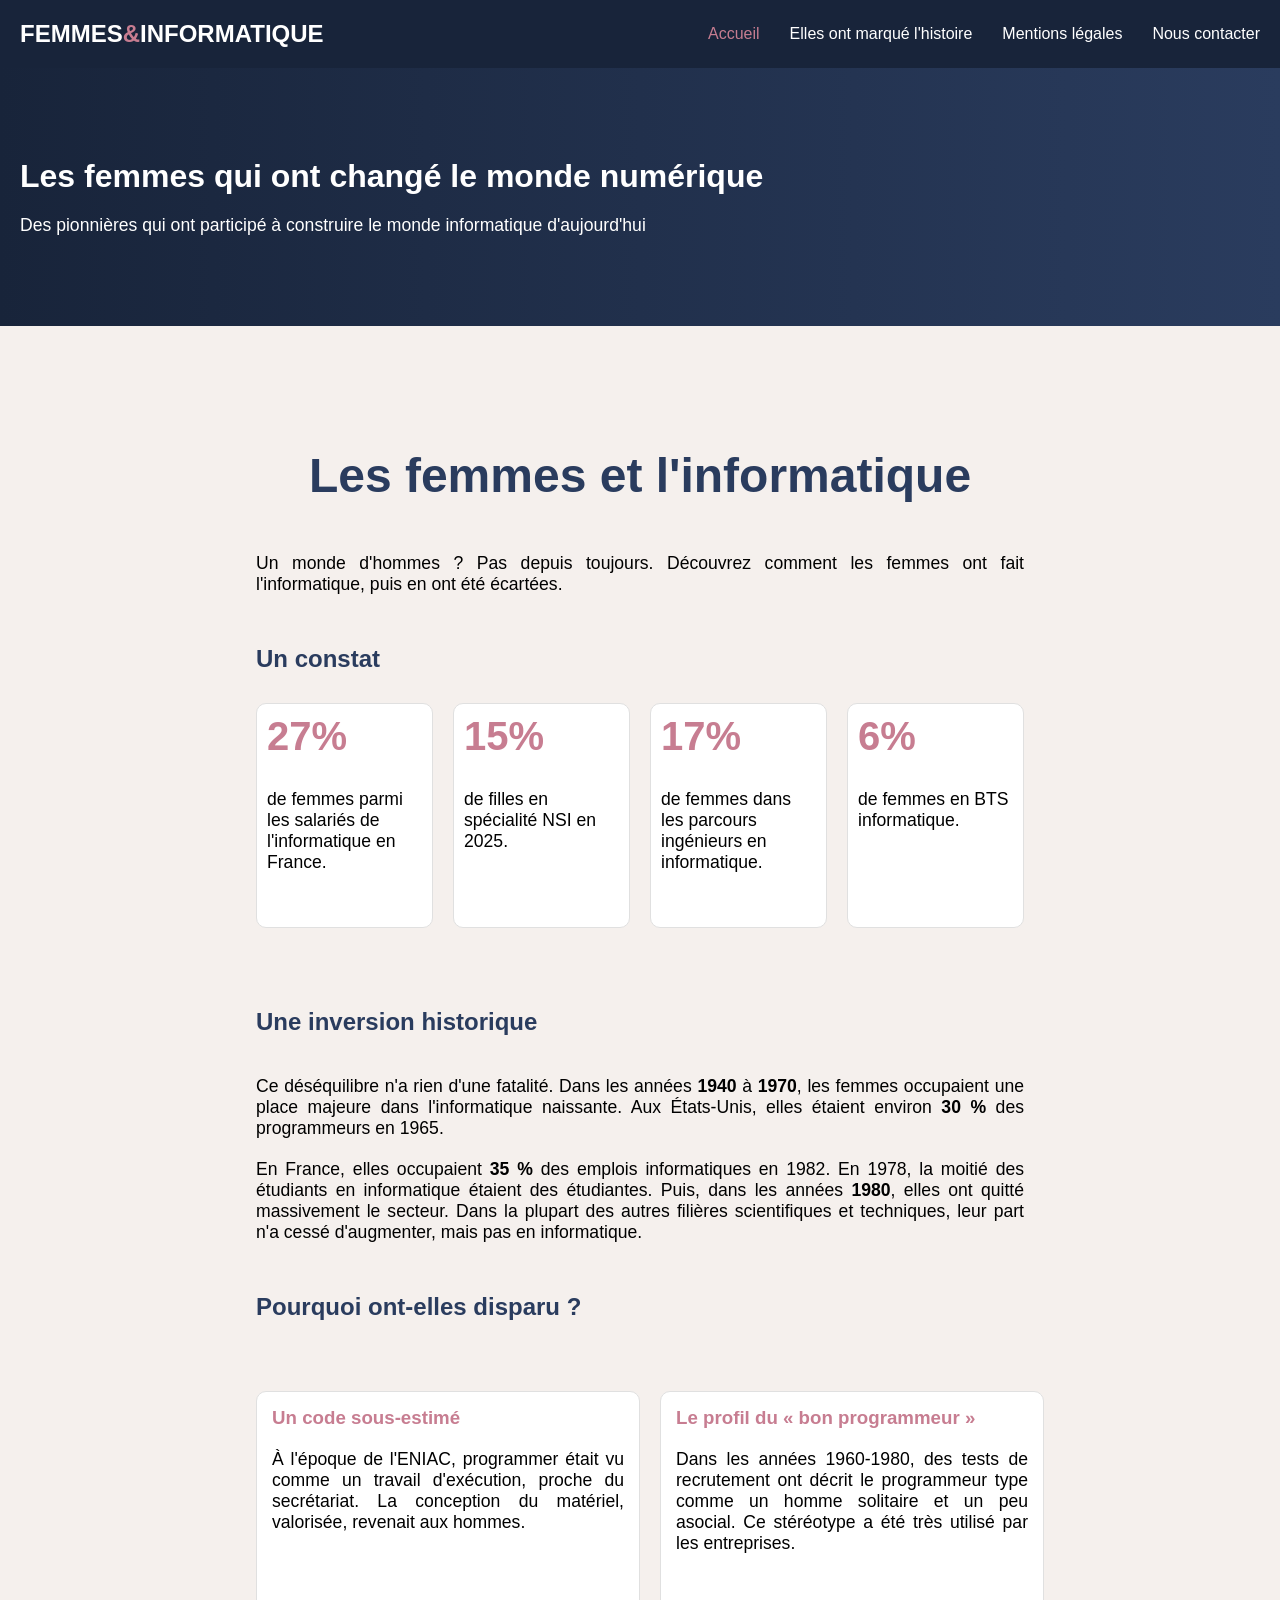
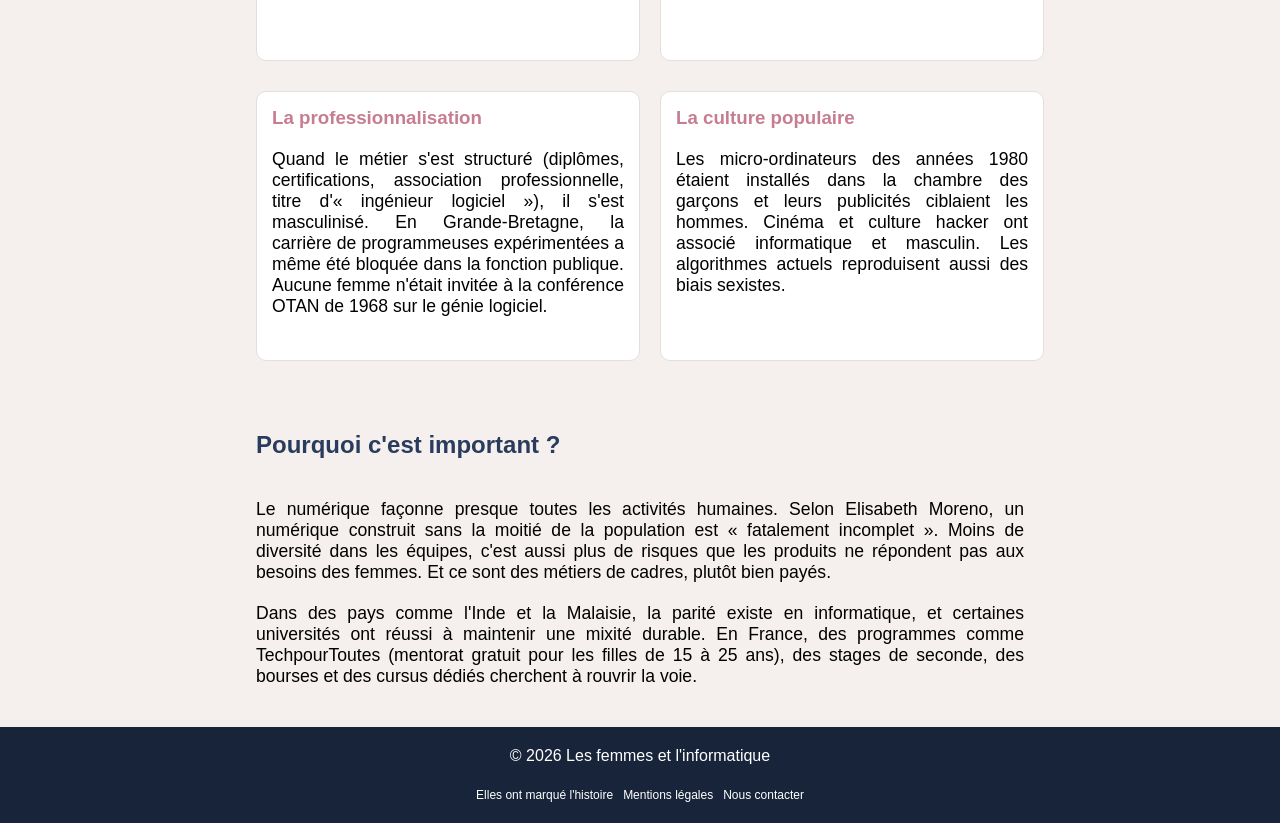
<file: index.html>
<!DOCTYPE html>
<html lang="fr">

<head>
    <meta charset="UTF-8">
    <meta name="viewport" content="width=device-width, initial-scale=1.0">
    <link rel="stylesheet" href="./assets/style.css">
    <title>Accueil</title>
</head>

<body>
    <header>
        <a href="index.html" class="logo">FEMMES<span>&</span>INFORMATIQUE</a>
        <nav>
            <ul class="nav-header">
                <li><a href="index.html" class="actif">Accueil</a></li>
                <li><a href="histoire.html">Elles ont marqué l'histoire</a></li>
                <li><a href="mentions-legales.html">Mentions légales</a></li>
                <li><a href="contact.html">Nous contacter</a></li>
            </ul>
        </nav>
    </header>
    <main>

        <section class="section-introduction">
            <p>Les femmes qui ont changé le monde numérique</p>
            <p>Des pionnières qui ont participé à construire le monde informatique d'aujourd'hui</p>
        </section>
        <div class="sections-index">
            <section class="section-presentation">
                <h1>Les femmes et l'informatique</h1>
                <p>Un monde d'hommes ? Pas depuis toujours. Découvrez comment les femmes ont fait l'informatique,
                    puis
                    en
                    ont été écartées.</p>
            </section>
            <section class="section-constat">
                <h2>Un constat</h2>
                <div class="grille-constat">
                    <div class="boite-constat">
                        <span class="pourcentage">27%</span>
                        <p>de femmes parmi les salariés de l'informatique en France.</p>
                    </div>

                    <div class="boite-constat">
                        <span class="pourcentage">15%</span>
                        <p>de filles en spécialité NSI en 2025.</p>
                    </div>

                    <div class="boite-constat">
                        <span class="pourcentage">17%</span>
                        <p>de femmes dans les parcours ingénieurs en informatique.</p>
                    </div>

                    <div class="boite-constat">
                        <span class="pourcentage">6%</span>
                        <p>de femmes en BTS informatique.</p>
                    </div>
                </div>
            </section>

            <section class="section-index">
                <h2>Une inversion historique</h2>
                <p>Ce déséquilibre n'a rien d'une fatalité. Dans les années <strong>1940</strong> à
                    <strong>1970</strong>, les femmes occupaient une place majeure dans l'informatique naissante.
                    Aux
                    États-Unis, elles étaient environ <strong>30 %</strong>
                    des programmeurs en 1965.
                </p>
                <p>En France, elles occupaient <strong>35 %</strong> des emplois informatiques en 1982. En 1978, la
                    moitié des étudiants en informatique étaient des étudiantes. Puis, dans les années
                    <strong>1980</strong>, elles ont quitté massivement le secteur. Dans la plupart des autres
                    filières
                    scientifiques et techniques, leur part n'a cessé d'augmenter, mais pas en informatique.
                </p>
            </section>

            <section class="section-disparu">
                <h2>Pourquoi ont-elles disparu ?</h2>
                <div class="grille-disparu">
                    <div class="boite-disparu">
                        <h3>Un code sous-estimé</h3>
                        <p>À l'époque de l'ENIAC, programmer était vu comme un travail d'exécution, proche du
                            secrétariat.
                            La conception du matériel, valorisée, revenait aux hommes.</p>
                    </div>

                    <div class="boite-disparu">
                        <h3>Le profil du « bon programmeur »</h3>
                        <p>Dans les années 1960-1980, des tests de recrutement ont décrit le programmeur type comme
                            un
                            homme
                            solitaire et un peu asocial. Ce stéréotype a été très utilisé par les entreprises.</p>
                    </div>

                    <div class="boite-disparu">
                        <h3>La professionnalisation</h3>
                        <p>Quand le métier s'est structuré (diplômes, certifications, association professionnelle,
                            titre
                            d'«
                            ingénieur logiciel »), il s'est masculinisé. En Grande-Bretagne, la carrière de
                            programmeuses
                            expérimentées a même été bloquée dans la fonction publique. Aucune femme n'était invitée
                            à
                            la
                            conférence OTAN de 1968 sur le génie logiciel.</p>
                    </div>

                    <div class="boite-disparu">
                        <h3>La culture populaire</h3>
                        <p>Les micro-ordinateurs des années 1980 étaient installés dans la chambre des garçons et
                            leurs
                            publicités ciblaient les hommes. Cinéma et culture hacker ont associé informatique et
                            masculin.
                            Les algorithmes actuels reproduisent aussi des biais sexistes.</p>
                    </div>
                </div>
            </section>

            <section class="section-index">
                <h2>Pourquoi c'est important ?</h2>
                <p>Le numérique façonne presque toutes les activités humaines. Selon Elisabeth Moreno, un numérique
                    construit sans la moitié de la population est « fatalement incomplet ». Moins de diversité dans
                    les
                    équipes, c'est aussi plus de risques que les produits ne répondent pas aux besoins des femmes.
                    Et ce
                    sont des métiers de cadres, plutôt bien payés.</p>
                <p>Dans des pays comme l'Inde et la Malaisie, la parité existe en informatique, et certaines
                    universités
                    ont réussi à maintenir une mixité durable. En France, des programmes comme TechpourToutes
                    (mentorat
                    gratuit pour les filles de 15 à 25 ans), des stages de seconde, des bourses et des cursus dédiés
                    cherchent à rouvrir la voie.</p>
            </section>
        </div>

    </main>
    <footer>
        <p>© 2026 Les femmes et l'informatique</p>
        <nav>
            <ul class="nav-footer">
                <li><a href="histoire.html">Elles ont marqué l'histoire</a></li>
                <li><a href="mentions-legales.html">Mentions légales</a></li>
                <li><a href="contact.html">Nous contacter</a></li>
            </ul>
        </nav>
    </footer>
</body>

</html>
</file>
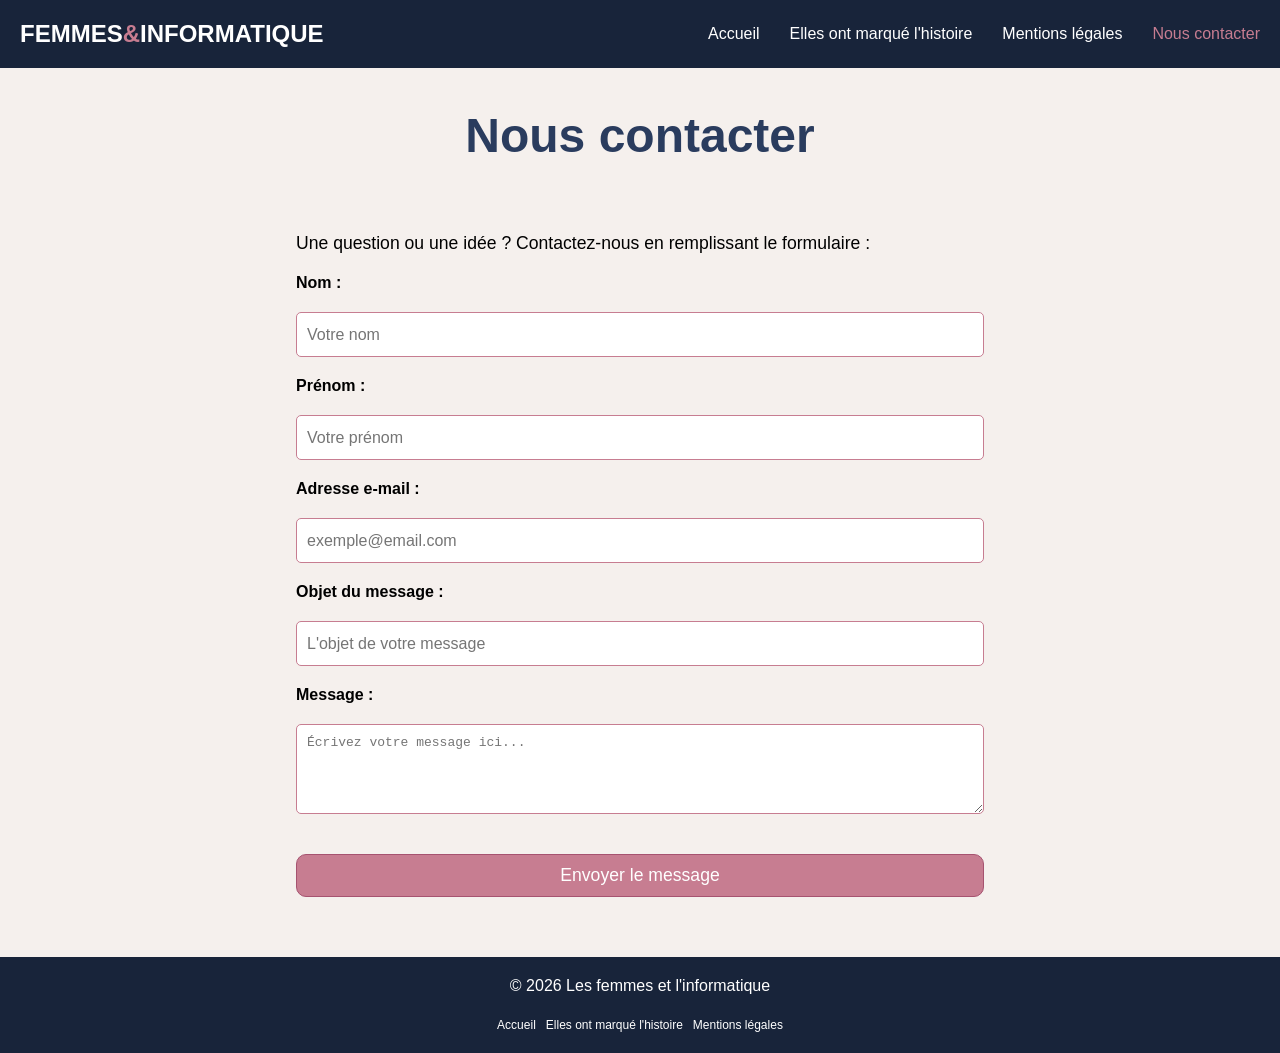
<file: contact.html>
<!DOCTYPE html>
<html lang="fr">

<head>
    <meta charset="UTF-8">
    <meta name="viewport" content="width=device-width, initial-scale=1.0">
    <link rel="stylesheet" href="./assets/style.css">
    <title>Document</title>
</head>

<body>
    <header>
        <a href="index.html" class="logo">FEMMES<span>&</span>INFORMATIQUE</a>
        <nav>
            <ul class="nav-header">
                <li><a href="index.html">Accueil</a></li>
                <li><a href="histoire.html">Elles ont marqué l'histoire</a></li>
                <li><a href="mentions-legales.html">Mentions légales</a></li>
                <li><a href="contact.html" class="actif">Nous contacter</a></li>
            </ul>
        </nav>
    </header>
    <main class="content" id="contacter">
        <h1>Nous contacter</h1>
        <p>Une question ou une idée ? Contactez-nous en remplissant le formulaire :</p>
        <form action="" method="post">
            <div class="infos-form">
                <label for="nom">Nom :</label>
                <input type="text" id="nom" name="nom" placeholder="Votre nom" required>

                <label for="prenom">Prénom :</label>
                <input type="text" id="prenom" name="prenom" placeholder="Votre prénom" required>
            </div>

            <label for="email">Adresse e-mail :</label>
            <input type="email" id="email" name="email" placeholder="exemple@email.com"
                pattern="^[^\s@]+@[^\s@]+\.[^\s@]+$" required>

            <label for="objet">Objet du message :</label>
            <input type="text" id="objet" name="objet" placeholder="L'objet de votre message" required>

            <label for="message">Message :</label>
            <textarea id="message" name="message" rows="5" cols="5" placeholder="Écrivez votre message ici..."
                required></textarea>

            <button type="submit">Envoyer le message</button>
        </form>
    </main>
    <footer>
        <p>© 2026 Les femmes et l'informatique</p>
        <nav>
            <ul class="nav-footer">
                <li><a href="index.html">Accueil</a></li>
                <li><a href="histoire.html">Elles ont marqué l'histoire</a></li>
                <li><a href="mentions-legales.html">Mentions légales</a></li>
            </ul>
        </nav>
    </footer>
</body>

</html>
</file>
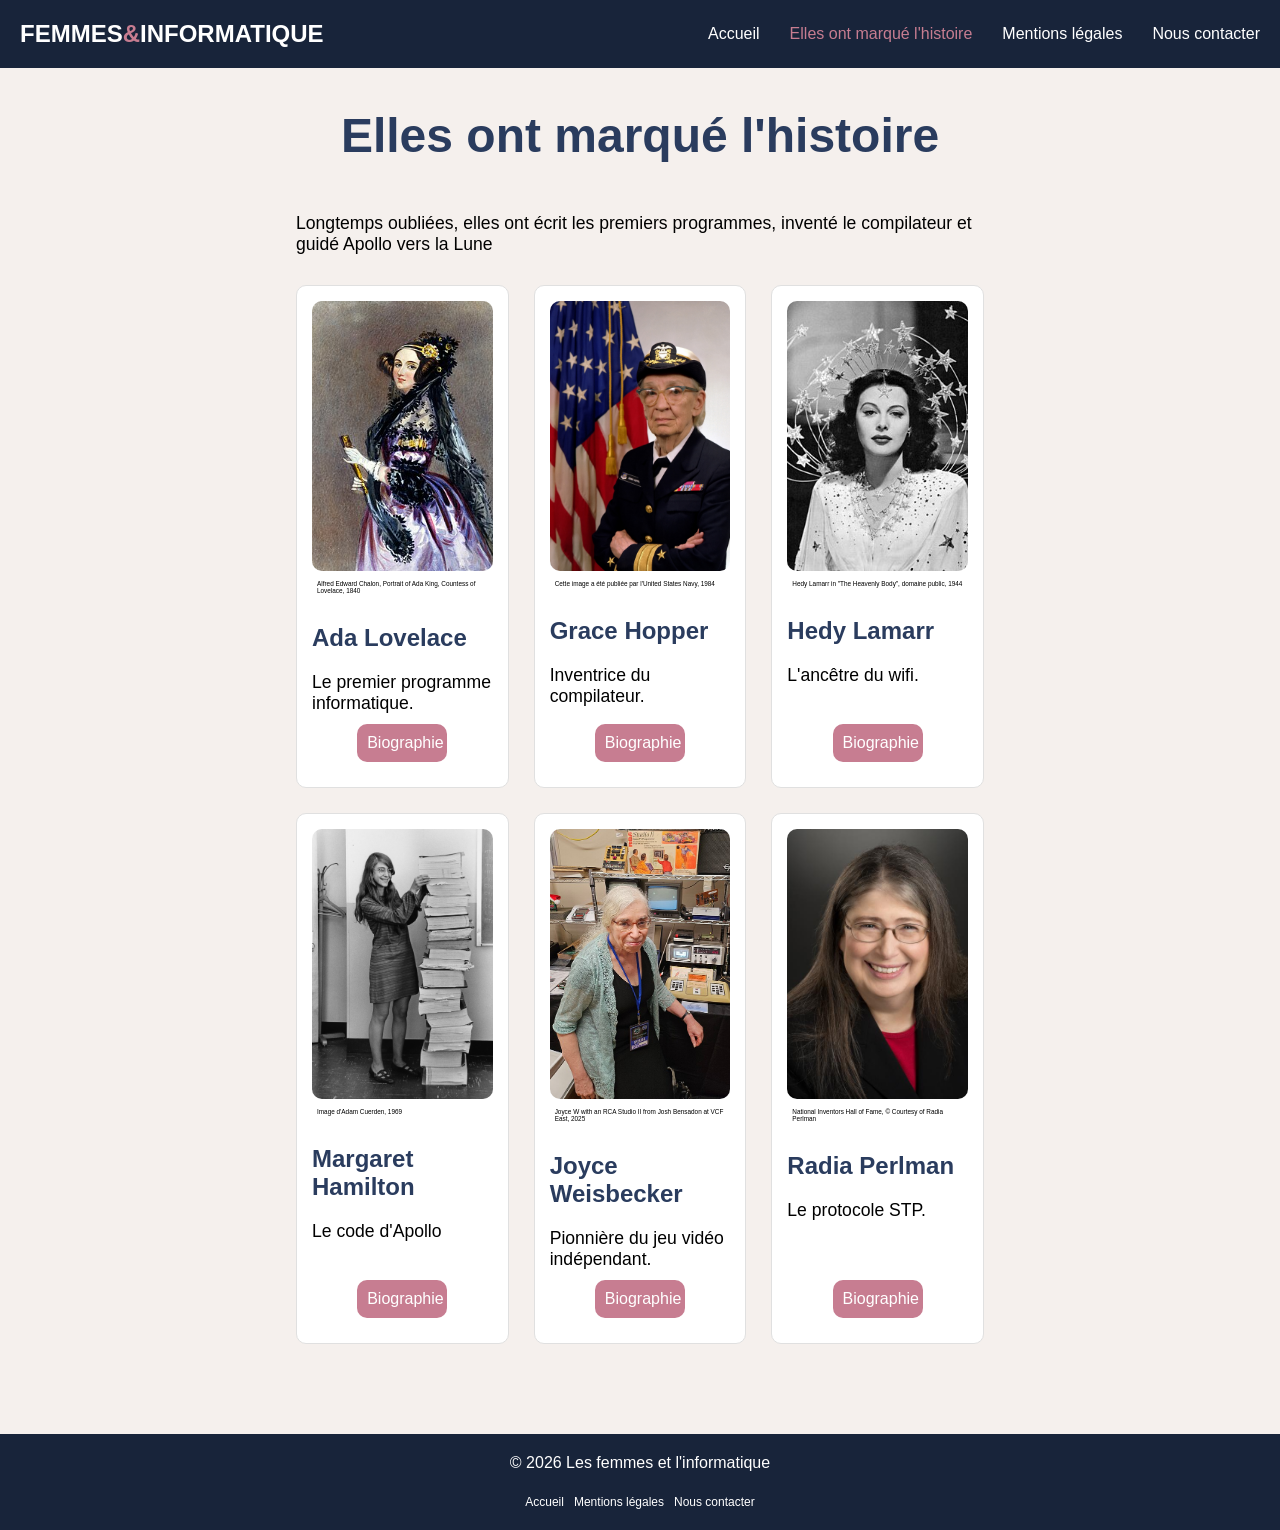
<file: histoire.html>
<!DOCTYPE html>
<html lang="fr">

<head>
    <meta charset="UTF-8">
    <meta name="viewport" content="width=device-width, initial-scale=1.0">
    <link rel="stylesheet" href="./assets/style.css">
    <title>Document</title>
</head>

<body>
    <header>
        <a href="index.html" class="logo">FEMMES<span>&</span>INFORMATIQUE</a>
        <nav>
            <ul class="nav-header">
                <li><a href="index.html">Accueil</a></li>
                <li><a href="histoire.html" class="actif">Elles ont marqué l'histoire</a></li>
                <li><a href="mentions-legales.html">Mentions légales</a></li>
                <li><a href="contact.html">Nous contacter</a></li>
            </ul>
        </nav>
    </header>
    <main class="content">
        <h1>Elles ont marqué l'histoire</h1>
        <p>Longtemps oubliées, elles ont écrit les premiers programmes, inventé le compilateur et guidé Apollo vers la
            Lune</p>
        <div class="grille-femmes">
            <div class="boite-femme">
                <div class="img-femme">
                    <img src="assets/images-femmes/Ada_Lovelace.jpg" alt="Portrait d'Ada Lovelace">
                    <p class="src-img">Alfred Edward Chalon, Portrait of Ada King, Countess of Lovelace, 1840</p>
                </div>
                <div>
                    <h2>Ada Lovelace</h2>
                    <p>Le premier programme informatique.</p>
                </div>
                <a href="pages-femmes/ada-lovelace.html" class="bouton-biographie">Biographie</a>
            </div>

            <div class="boite-femme">
                <div class="img-femme">
                    <img src="assets/images-femmes/Grace_Hopper.jpg" alt="Portrait de Grace Hopper">
                    <p class="src-img">Cette image a été publiée par l'United States Navy, 1984</p>
                </div>
                <div>
                    <h2>Grace Hopper</h2>
                    <p>Inventrice du compilateur.</p>
                </div>
                <a href="pages-femmes/grace-hopper.html" class="bouton-biographie">Biographie</a>
            </div>

            <div class="boite-femme">
                <div class="img-femme">
                    <img src="assets/images-femmes/Hedy_Lamarr.jpg" alt="Portrait de Hedy Lamarr">
                    <p class="src-img">Hedy Lamarr in "The Heavenly Body", domaine public, 1944</p>
                </div>
                <div>
                    <h2>Hedy Lamarr</h2>
                    <p>L'ancêtre du wifi.</p>
                </div>
                <a href="pages-femmes/hedy-lamarr.html" class="bouton-biographie">Biographie</a>
            </div>

            <div class="boite-femme">
                <div class="img-femme">
                    <img src="assets/images-femmes/Margaret_Hamilton.jpg" alt="Portrait de Margaret Hamilton">
                    <p class="src-img"> Image d'Adam Cuerden, 1969</p>
                </div>
                <div>
                    <h2>Margaret Hamilton</h2>
                    <p>Le code d'Apollo</p>
                </div>
                <a href="pages-femmes/margaret-hamilton.html" class="bouton-biographie">Biographie</a>
            </div>

            <div class="boite-femme">
                <div class="img-femme">
                    <img src="assets/images-femmes/Joyce_Weisbecker.jpg" alt="Portrait de Joyce Weisbecker">
                    <p class="src-img">Joyce W with an RCA Studio II from Josh Bensadon at VCF East, 2025</p>
                </div>
                <div>
                    <h2>Joyce Weisbecker</h2>
                    <p>Pionnière du jeu vidéo indépendant.</p>
                </div>
                <a href="pages-femmes/joyce-weisbecker.html" class="bouton-biographie">Biographie</a>
            </div>

            <div class="boite-femme">
                <div class="img-femme">
                    <img src="assets/images-femmes/Radia-Perlman.jpg" alt="Portrait de Radia Perlman">
                    <p class="src-img">National Inventors Hall of Fame, © Courtesy of Radia Perlman</p>
                </div>
                <div>
                    <h2>Radia Perlman</h2>
                    <p>Le protocole STP.</p>
                </div>
                <a href="pages-femmes/radia-perlman.html" class="bouton-biographie">Biographie</a>
            </div>
        </div>
    </main>
    <footer>
        <p>© 2026 Les femmes et l'informatique</p>
        <nav>
            <ul class="nav-footer">
                <li><a href="index.html">Accueil</a></li>
                <li><a href="mentions-legales.html">Mentions légales</a></li>
                <li><a href="contact.html">Nous contacter</a></li>
            </ul>
        </nav>
    </footer>
</body>

</html>
</file>
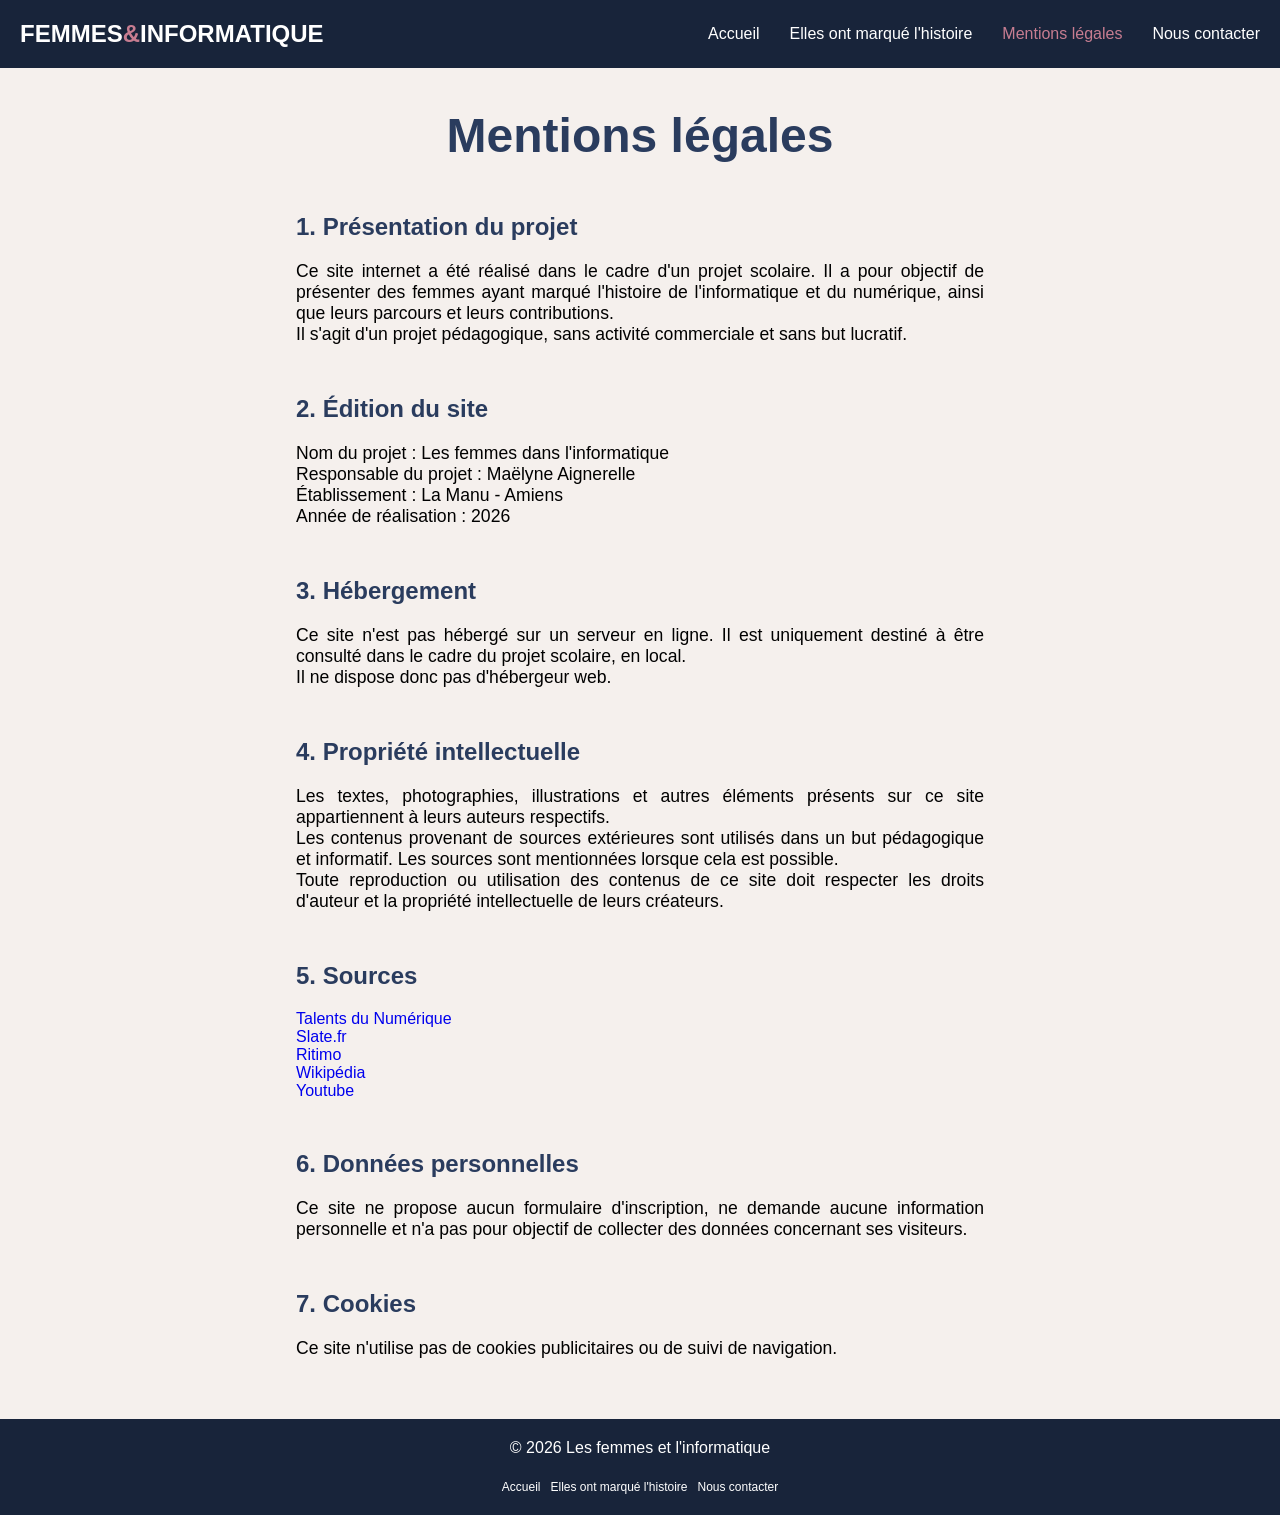
<file: mentions-legales.html>
<!DOCTYPE html>
<html lang="en">

<head>
    <meta charset="UTF-8">
    <meta name="viewport" content="width=device-width, initial-scale=1.0">
    <link rel="stylesheet" href="./assets/style.css">
    <title>Document</title>
</head>

<body>
    <header>
        <a href="index.html" class="logo">FEMMES<span>&</span>INFORMATIQUE</a>
        <nav>
            <ul class="nav-header">
                <li><a href="index.html">Accueil</a></li>
                <li><a href="histoire.html">Elles ont marqué l'histoire</a></li>
                <li><a href="mentions-legales.html" class="actif">Mentions légales</a></li>
                <li><a href="contact.html">Nous contacter</a></li>
            </ul>
        </nav>
    </header>
    <main class="content">
        <h1>Mentions légales</h1>
        <section class="mentions-legales-parties">
            <div>
                <h2>1. Présentation du projet</h2>
                <p>Ce site internet a été réalisé dans le cadre d'un projet scolaire. Il a pour objectif de présenter
                    des femmes ayant marqué l'histoire de l'informatique et du numérique, ainsi que leurs parcours et
                    leurs contributions.</p>
                <p>Il s'agit d'un projet pédagogique, sans activité commerciale et sans but lucratif.</p>
            </div>

            <div>
                <h2>2. Édition du site</h2>
                <p>Nom du projet : Les femmes dans l'informatique</p>
                <p>Responsable du projet : Maëlyne Aignerelle</p>
                <p>Établissement : La Manu - Amiens</p>
                <p>Année de réalisation : 2026</p>
            </div>

            <div>
                <h2>3. Hébergement</h2>
                <p>Ce site n'est pas hébergé sur un serveur en ligne. Il est uniquement destiné à être consulté dans le
                    cadre du projet scolaire, en local.</p>
                <p>Il ne dispose donc pas d'hébergeur web.</p>
            </div>

            <div>
                <h2>4. Propriété intellectuelle</h2>
                <p>Les textes, photographies, illustrations et autres éléments présents sur ce site appartiennent à
                    leurs auteurs respectifs.</p>
                <p>Les contenus provenant de sources extérieures sont utilisés dans un but pédagogique et informatif.
                    Les sources sont mentionnées lorsque cela est possible.</p>
                <p>Toute reproduction ou utilisation des contenus de ce site doit respecter les droits d'auteur et la
                    propriété intellectuelle de leurs créateurs.</p>
            </div>

            <div class="mentions-legales-sources">
                <h2>5. Sources</h2>
                <a href="https://talentsdunumerique.com">Talents du Numérique</a>
                <a href="https://www.slate.fr">Slate.fr</a>
                <a href="https://www.ritimo.org">Ritimo</a>
                <a href="https://fr.wikipedia.org/wiki/Wikip%C3%A9dia:Accueil_principal">Wikipédia</a>
                <a href="https://www.youtube.com/?app=desktop&hl=FR">Youtube</a>
            </div>

            <div>
                <h2>6. Données personnelles</h2>
                <p>Ce site ne propose aucun formulaire d'inscription, ne demande aucune information personnelle et n'a
                    pas pour objectif de collecter des données concernant ses visiteurs.</p>
            </div>

            <div>
                <h2>7. Cookies</h2>
                <p>Ce site n'utilise pas de cookies publicitaires ou de suivi de navigation.</p>
            </div>
        </section>

    </main>
    <footer>
        <p>© 2026 Les femmes et l'informatique</p>
        <nav>
            <ul class="nav-footer">
                <li><a href="index.html">Accueil</a></li>
                <li><a href="histoire.html">Elles ont marqué l'histoire</a></li>
                <li><a href="contact.html">Nous contacter</a></li>
            </ul>
        </nav>
    </footer>
</body>

</html>
</file>
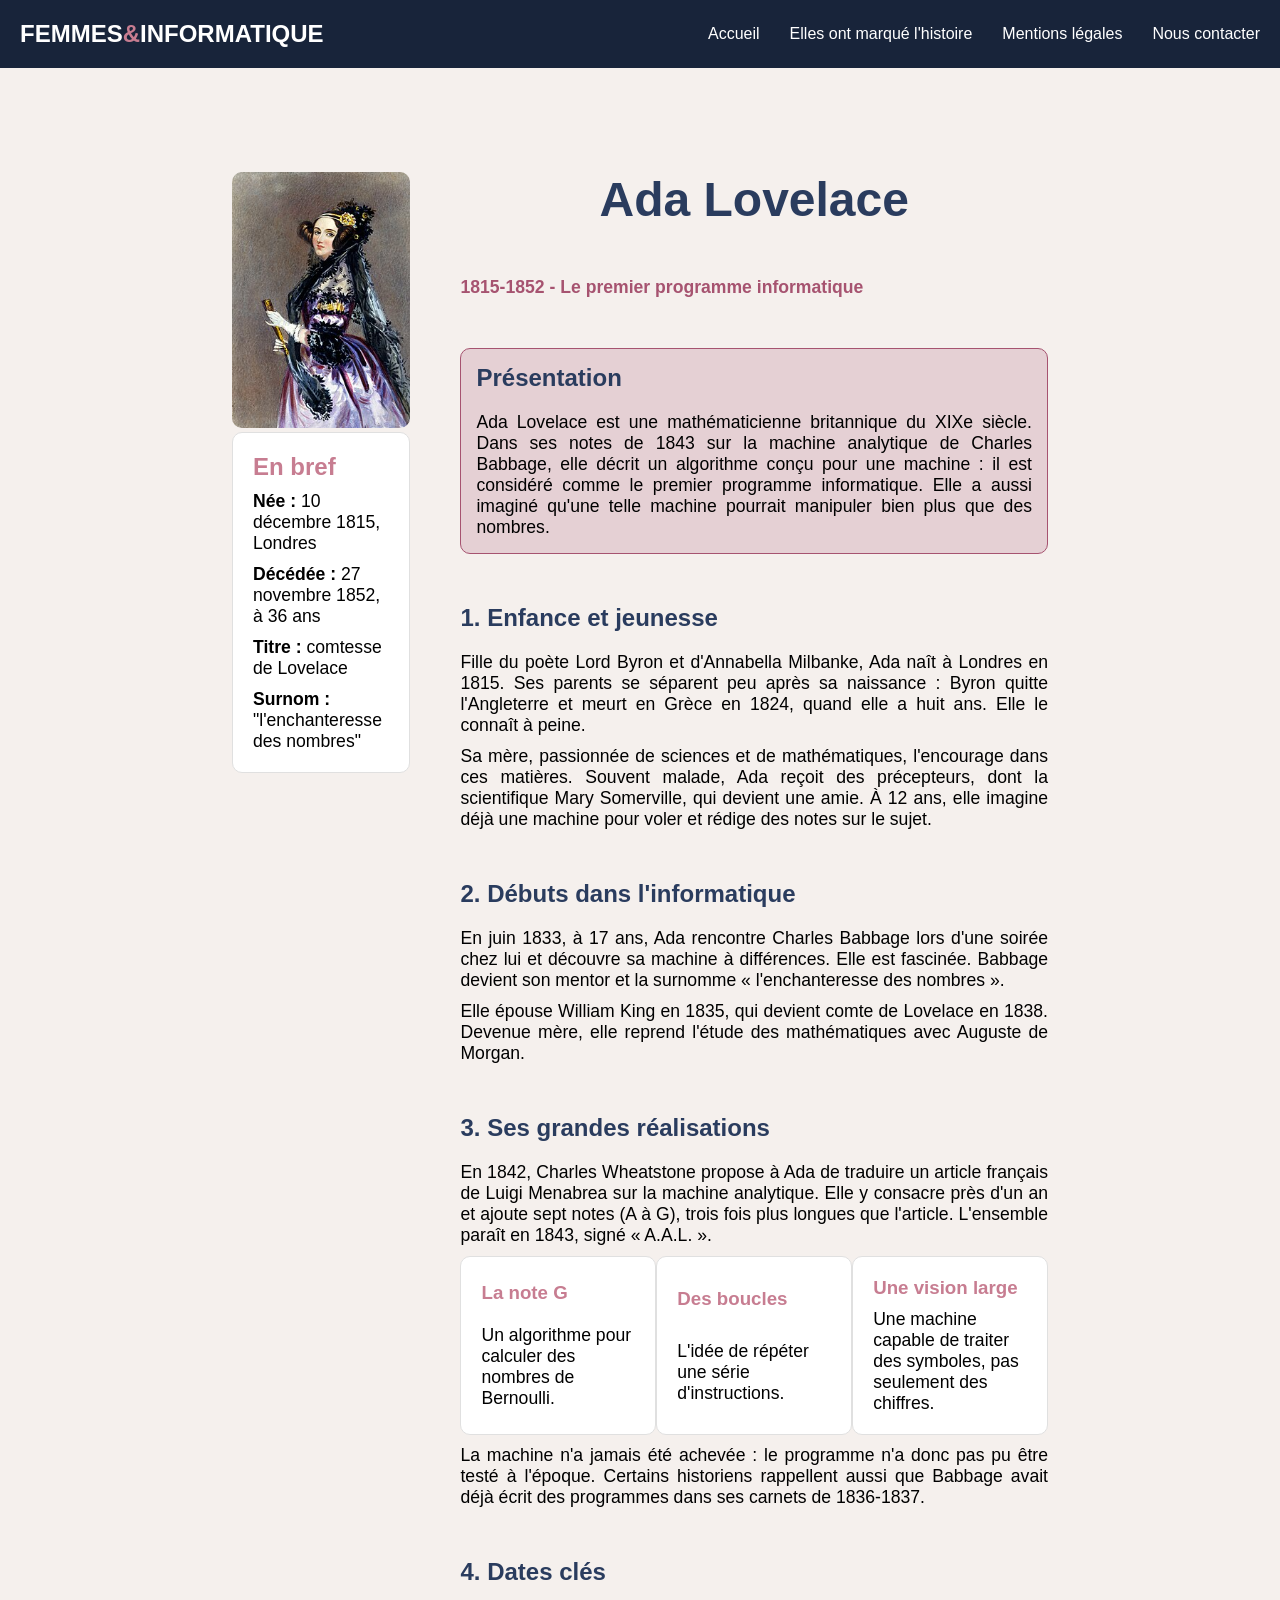
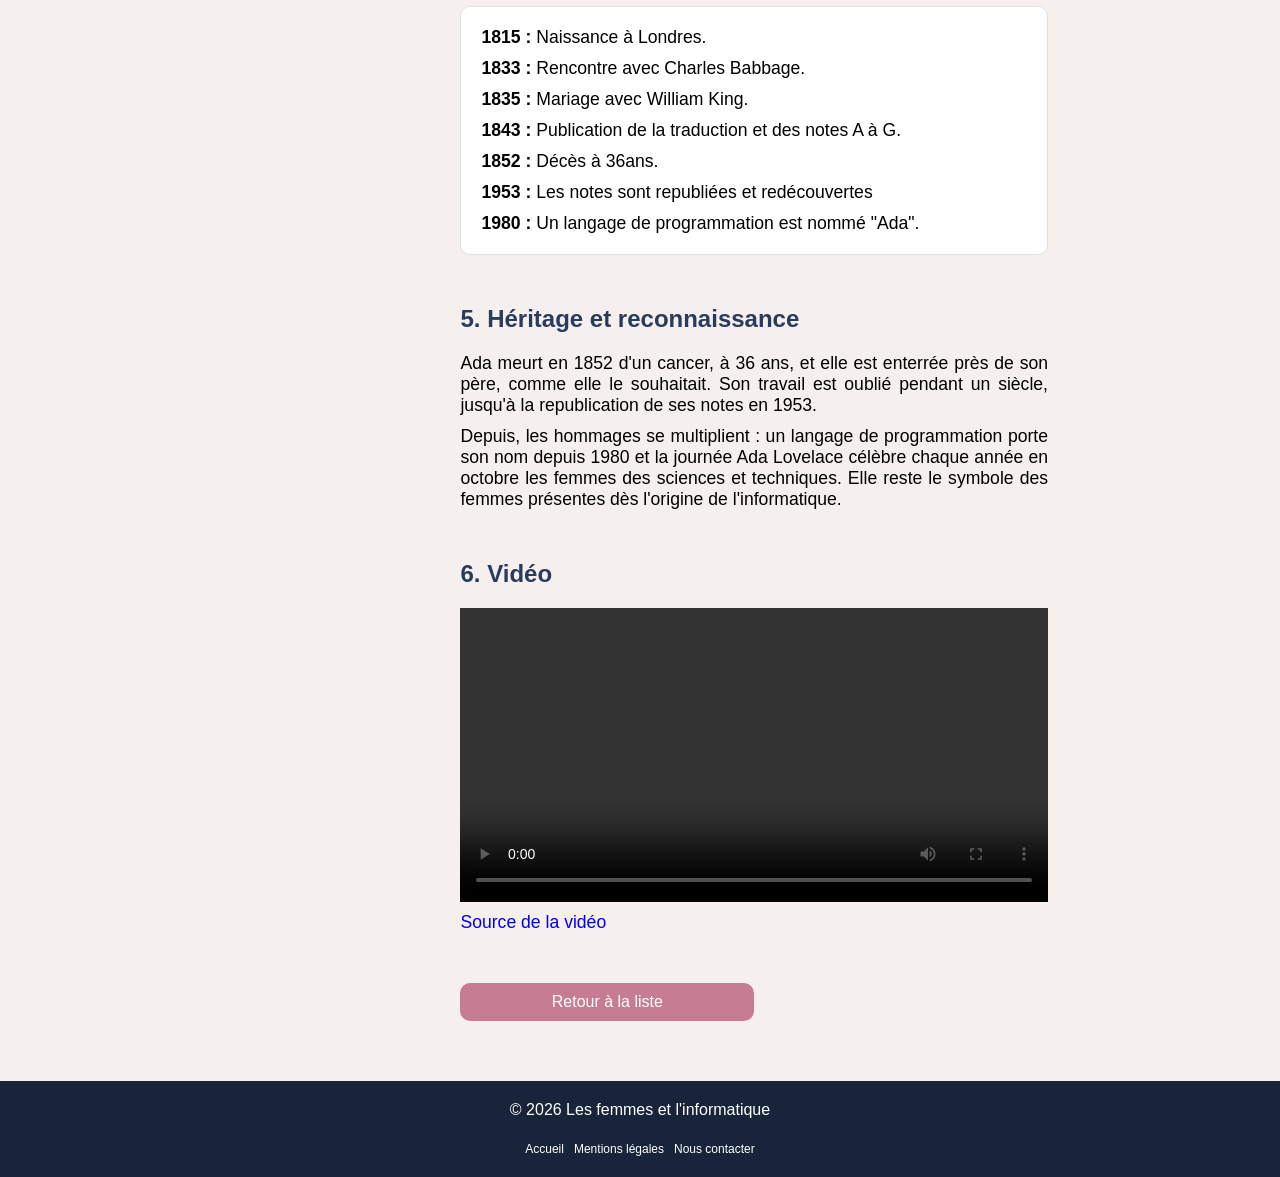
<file: pages-femmes/ada-lovelace.html>
<!DOCTYPE html>
<html lang="fr">

<head>
    <meta charset="UTF-8">
    <meta name="viewport" content="width=device-width, initial-scale=1.0">
    <link rel="stylesheet" href="../assets/style.css">
    <title>Document</title>
</head>

<body>
    <header>
        <a href="index.html" class="logo">FEMMES<span>&</span>INFORMATIQUE</a>
        <nav>
            <ul class="nav-header">
                <li><a href="../index.html">Accueil</a></li>
                <li><a href="../histoire.html">Elles ont marqué l'histoire</a></li>
                <li><a href="../mentions-legales.html">Mentions légales</a></li>
                <li><a href="../contact.html">Nous contacter</a></li>
            </ul>
        </nav>
    </header>
    <main class="biographie">
        <section class="section-image-page-biographie">
            <img src="../assets/images-femmes/Ada_Lovelace.jpg" alt="Portrait de Ada Lovelace"
                class="image-page-biographie">
            <div class="en-bref">
                <h3>En bref</h3>
                <p><strong>Née :</strong> 10 décembre 1815, Londres</p>
                <p><strong>Décédée :</strong> 27 novembre 1852, à 36 ans</p>
                <p><strong>Titre :</strong> comtesse de Lovelace</p>
                <p><strong>Surnom :</strong> "l'enchanteresse des nombres"</p>
            </div>
        </section>
        <section class="bio">
            <div>
                <h1>Ada Lovelace</h1>
                <p class="dates">1815-1852 - Le premier programme informatique</p>
            </div>
            <div class="presentation">
                <h2>Présentation</h2>
                <p>Ada Lovelace est une mathématicienne britannique du XIXe siècle. Dans ses notes de 1843 sur la
                    machine analytique de Charles Babbage, elle décrit un algorithme conçu pour une machine : il est
                    considéré comme le premier programme informatique. Elle a aussi imaginé qu'une telle machine
                    pourrait manipuler bien plus que des nombres.</p>
            </div>
            <div>
                <h2>1. Enfance et jeunesse</h2>
                <div class="infos-texte">
                    <p>Fille du poète Lord Byron et d'Annabella Milbanke, Ada naît à Londres en 1815. Ses parents se
                        séparent peu après sa naissance : Byron quitte l'Angleterre et meurt en Grèce en 1824, quand
                        elle a huit ans. Elle le connaît à peine.</p>
                    <p>Sa mère, passionnée de sciences et de mathématiques, l'encourage dans ces matières. Souvent
                        malade, Ada reçoit des précepteurs, dont la scientifique Mary Somerville, qui devient une amie.
                        À 12 ans, elle imagine déjà une machine pour voler et rédige des notes sur le sujet.</p>
                </div>
            </div>
            <div>
                <h2>2. Débuts dans l'informatique</h2>
                <div class="infos-texte">
                    <p>En juin 1833, à 17 ans, Ada rencontre Charles Babbage lors d'une soirée chez lui et découvre sa
                        machine à différences. Elle est fascinée. Babbage devient son mentor et la surnomme «
                        l'enchanteresse des nombres ».</p>
                    <p>Elle épouse William King en 1835, qui devient comte de Lovelace en 1838. Devenue mère, elle
                        reprend l'étude des mathématiques avec Auguste de Morgan.</p>
                </div>
            </div>
            <div>
                <h2>3. Ses grandes réalisations</h2>
                <div class="infos-texte">
                    <p>En 1842, Charles Wheatstone propose à Ada de traduire un article français de Luigi Menabrea sur
                        la machine analytique. Elle y consacre près d'un an et ajoute sept notes (A à G), trois fois
                        plus longues que l'article. L'ensemble paraît en 1843, signé « A.A.L. ».</p>
                    <div class="grille-realisations">
                        <div class="boites-realisations">
                            <h3>La note G</h3>
                            <p>Un algorithme pour calculer des nombres de Bernoulli.</p>
                        </div>
                        <div class="boites-realisations">
                            <h3>Des boucles</h3>
                            <p>L'idée de répéter une série d'instructions.</p>
                        </div>
                        <div class="boites-realisations">
                            <h3>Une vision large</h3>
                            <p>Une machine capable de traiter des symboles, pas seulement des chiffres.</p>
                        </div>
                    </div>
                    <p>La machine n'a jamais été achevée : le programme n'a donc pas pu être testé à l'époque. Certains
                        historiens rappellent aussi que Babbage avait déjà écrit des programmes dans ses carnets de
                        1836-1837.</p>
                </div>
            </div>
            <div>
                <h2>4. Dates clés</h2>
                <div class="dates-cles">
                    <p><strong>1815 :</strong> Naissance à Londres.</p>
                    <p><strong>1833 :</strong> Rencontre avec Charles Babbage.</p>
                    <p><strong>1835 :</strong> Mariage avec William King.</p>
                    <p><strong>1843 :</strong> Publication de la traduction et des notes A à G.</p>
                    <p><strong>1852 :</strong> Décès à 36ans.</p>
                    <p><strong>1953 :</strong> Les notes sont republiées et redécouvertes</p>
                    <p><strong>1980 :</strong> Un langage de programmation est nommé "Ada".</p>
                </div>
            </div>
            <div>
                <h2>5. Héritage et reconnaissance</h2>
                <div class="infos-texte">
                    <p>Ada meurt en 1852 d'un cancer, à 36 ans, et elle est enterrée près de son père, comme elle le
                        souhaitait. Son travail est oublié pendant un siècle, jusqu'à la republication de ses notes en
                        1953.</p>
                    <p>Depuis, les hommages se multiplient : un langage de programmation porte son nom depuis 1980 et la
                        journée Ada Lovelace célèbre chaque année en octobre les femmes des sciences et techniques. Elle
                        reste le symbole des femmes présentes dès l'origine de l'informatique.</p>
                </div>
            </div>
            <div>
                <h2>6. Vidéo</h2>
                <video controls>
                    <source src="../assets/videos/ada_video.mp4" type="video/mp4">
                </video>
                <p><a href="https://youtu.be/_eUOuQ5lp_0?si=U1W9ljnuFhQ_6YCb">Source de la vidéo</a></p>
            </div>
            <a href="../histoire.html" class="retour">Retour à la liste</a>
        </section>
    </main>
    <footer>
        <p>© 2026 Les femmes et l'informatique</p>
        <nav>
            <ul class="nav-footer">
                <li><a href="../index.html">Accueil</a></li>
                <li><a href="../mentions-legales.html">Mentions légales</a></li>
                <li><a href="../contact.html">Nous contacter</a></li>
            </ul>
        </nav>
    </footer>
</body>

</html>
</file>
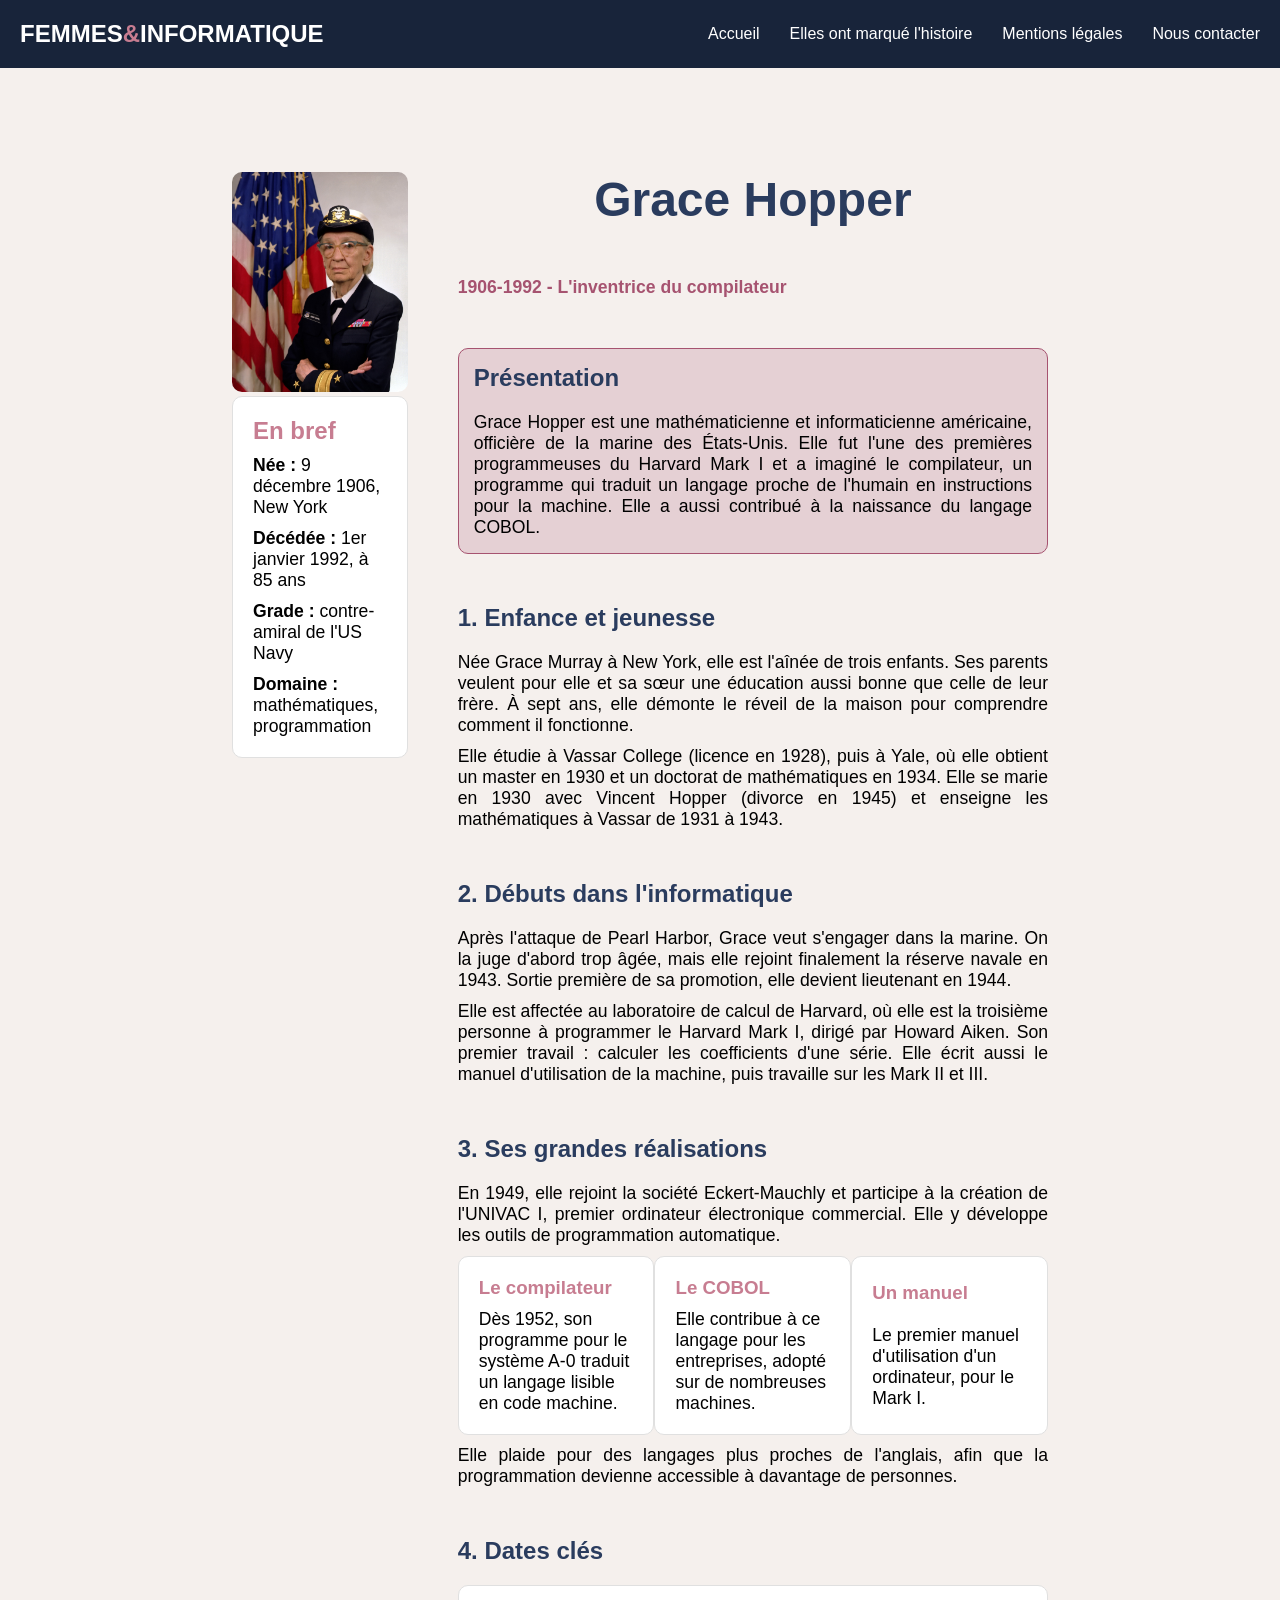
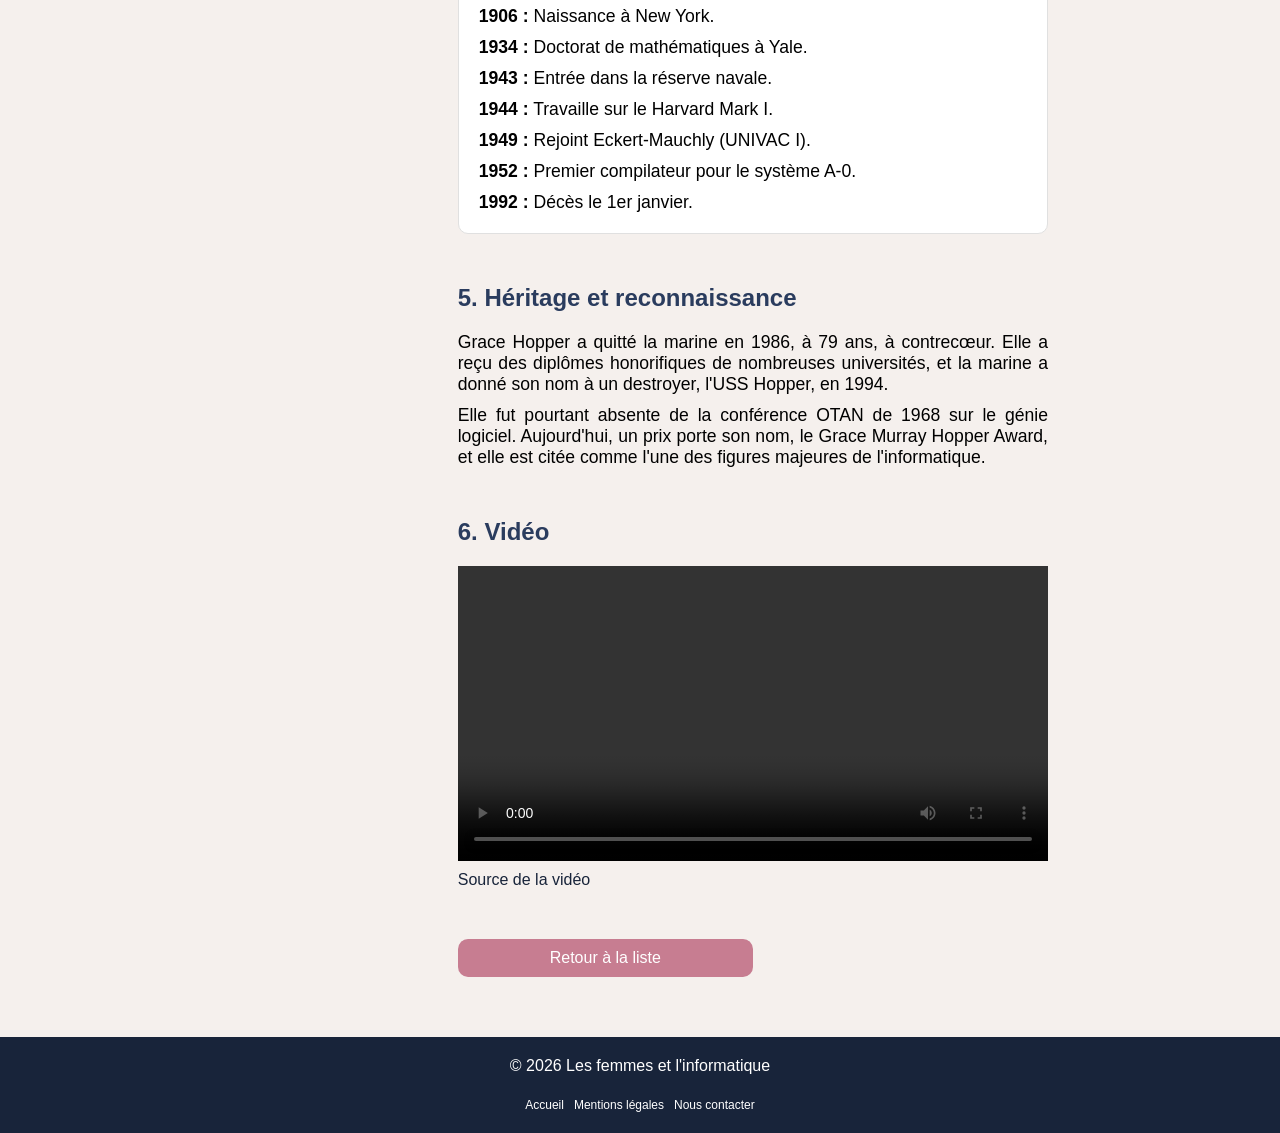
<file: pages-femmes/grace-hopper.html>
<!DOCTYPE html>
<html lang="fr">

<head>
    <meta charset="UTF-8">
    <meta name="viewport" content="width=device-width, initial-scale=1.0">
    <link rel="stylesheet" href="../assets/style.css">
    <title>Document</title>
</head>

<body>
    <header>
        <a href="index.html" class="logo">FEMMES<span>&</span>INFORMATIQUE</a>
        <nav>
            <ul class="nav-header">
                <li><a href="../index.html">Accueil</a></li>
                <li><a href="../histoire.html">Elles ont marqué l'histoire</a></li>
                <li><a href="../mentions-legales.html">Mentions légales</a></li>
                <li><a href="../contact.html">Nous contacter</a></li>
            </ul>
        </nav>
    </header>
    <main class="biographie">
        <section class="section-image-page-biographie">
            <img src="../assets/images-femmes/Grace_Hopper.jpg" alt="Portrait de Grace Hopper"
                class="image-page-biographie">
            <div class="en-bref">
                <h3>En bref</h3>
                <p><strong>Née :</strong> 9 décembre 1906, New York</p>
                <p><strong>Décédée :</strong> 1er janvier 1992, à 85 ans</p>
                <p><strong>Grade :</strong> contre-amiral de l'US Navy</p>
                <p><strong>Domaine :</strong> mathématiques, programmation</p>
            </div>
        </section>
        <section class="bio">
            <div>
                <h1>Grace Hopper</h1>
                <p class="dates">1906-1992 - L'inventrice du compilateur</p>
            </div>
            <div class="presentation">
                <h2>Présentation</h2>
                <p>Grace Hopper est une mathématicienne et informaticienne américaine, officière de la marine des
                    États-Unis. Elle fut l'une des premières programmeuses du Harvard Mark I et a imaginé le
                    compilateur, un programme qui traduit un langage proche de l'humain en instructions pour la machine.
                    Elle a aussi contribué à la naissance du langage COBOL.</p>
            </div>
            <div>
                <h2>1. Enfance et jeunesse</h2>
                <div class="infos-texte">
                    <p>Née Grace Murray à New York, elle est l'aînée de trois enfants. Ses parents veulent pour elle et
                        sa sœur une éducation aussi bonne que celle de leur frère. À sept ans, elle démonte le réveil de
                        la
                        maison pour comprendre comment il fonctionne.</p>
                    <p>Elle étudie à Vassar College (licence en 1928), puis à Yale, où elle obtient un master en 1930 et
                        un doctorat de mathématiques en 1934. Elle se marie en 1930 avec Vincent Hopper (divorce en
                        1945)
                        et enseigne les mathématiques à Vassar de 1931 à 1943.</p>
                </div>
            </div>
            <div>
                <h2>2. Débuts dans l'informatique</h2>
                <div class="infos-texte">
                    <p>Après l'attaque de Pearl Harbor, Grace veut s'engager dans la marine. On la juge d'abord trop
                        âgée,
                        mais elle rejoint finalement la réserve navale en 1943. Sortie première de sa promotion, elle
                        devient lieutenant en 1944.</p>
                    <p>Elle est affectée au laboratoire de calcul de Harvard, où elle est la troisième personne à
                        programmer
                        le Harvard Mark I, dirigé par Howard Aiken. Son premier travail : calculer les coefficients
                        d'une
                        série. Elle écrit aussi le manuel d'utilisation de la machine, puis travaille sur les Mark II et
                        III.</p>
                </div>
            </div>
            <div>
                <h2>3. Ses grandes réalisations</h2>
                <div class="infos-texte">
                    <p>En 1949, elle rejoint la société Eckert-Mauchly et participe à la création de l'UNIVAC I, premier
                        ordinateur électronique commercial. Elle y développe les outils de programmation automatique.
                    </p>
                    <div class="grille-realisations">
                        <div class="boites-realisations">
                            <h3>Le compilateur</h3>
                            <p>Dès 1952, son programme pour le système A-0 traduit un langage lisible en code machine.
                            </p>
                        </div>
                        <div class="boites-realisations">
                            <h3>Le COBOL</h3>
                            <p>Elle contribue à ce langage pour les entreprises, adopté sur de nombreuses machines.</p>
                        </div>
                        <div class="boites-realisations">
                            <h3>Un manuel</h3>
                            <p>Le premier manuel d'utilisation d'un ordinateur, pour le Mark I.</p>
                        </div>
                    </div>
                    <p>Elle plaide pour des langages plus proches de l'anglais, afin que la programmation devienne
                        accessible à davantage de personnes.</p>
                </div>
            </div>
            <div>
                <h2>4. Dates clés</h2>
                <div class="dates-cles">
                    <p><strong>1906 :</strong> Naissance à New York.</p>
                    <p><strong>1934 :</strong> Doctorat de mathématiques à Yale.</p>
                    <p><strong>1943 :</strong> Entrée dans la réserve navale.</p>
                    <p><strong>1944 :</strong> Travaille sur le Harvard Mark I.</p>
                    <p><strong>1949 :</strong> Rejoint Eckert-Mauchly (UNIVAC I).</p>
                    <p><strong>1952 :</strong> Premier compilateur pour le système A-0.</p>
                    <p><strong>1992 :</strong> Décès le 1er janvier.</p>
                </div>
            </div>
            <div>
                <h2>5. Héritage et reconnaissance</h2>
                <div class="infos-texte">
                    <p>Grace Hopper a quitté la marine en 1986, à 79 ans, à contrecœur. Elle a reçu des diplômes
                        honorifiques de nombreuses universités, et la marine a donné son nom à un destroyer, l'USS
                        Hopper, en 1994.</p>
                    <p>Elle fut pourtant absente de la conférence OTAN de 1968 sur le génie logiciel. Aujourd'hui, un
                        prix porte son nom, le Grace Murray Hopper Award, et elle est citée comme l'une des figures
                        majeures de l'informatique.</p>
                </div>
            </div>
            <div>
                <h2>6. Vidéo</h2>
                <video controls>
                    <source src="../assets/videos/grace_video.mp4" type="video/mp4">
                </video>
                <a href="https://youtu.be/Fx6D1tRB5sc?si=6TEsJwP-MbG6Y72F" class="source-video">Source de la vidéo</a>
            </div>
            <a href="../histoire.html" class="retour">Retour à la liste</a>
        </section>
    </main>
    <footer>
        <p>© 2026 Les femmes et l'informatique</p>
        <nav>
            <ul class="nav-footer">
                <li><a href="../index.html">Accueil</a></li>
                <li><a href="../mentions-legales.html">Mentions légales</a></li>
                <li><a href="../contact.html">Nous contacter</a></li>
            </ul>
        </nav>
    </footer>
</body>

</html>
</file>
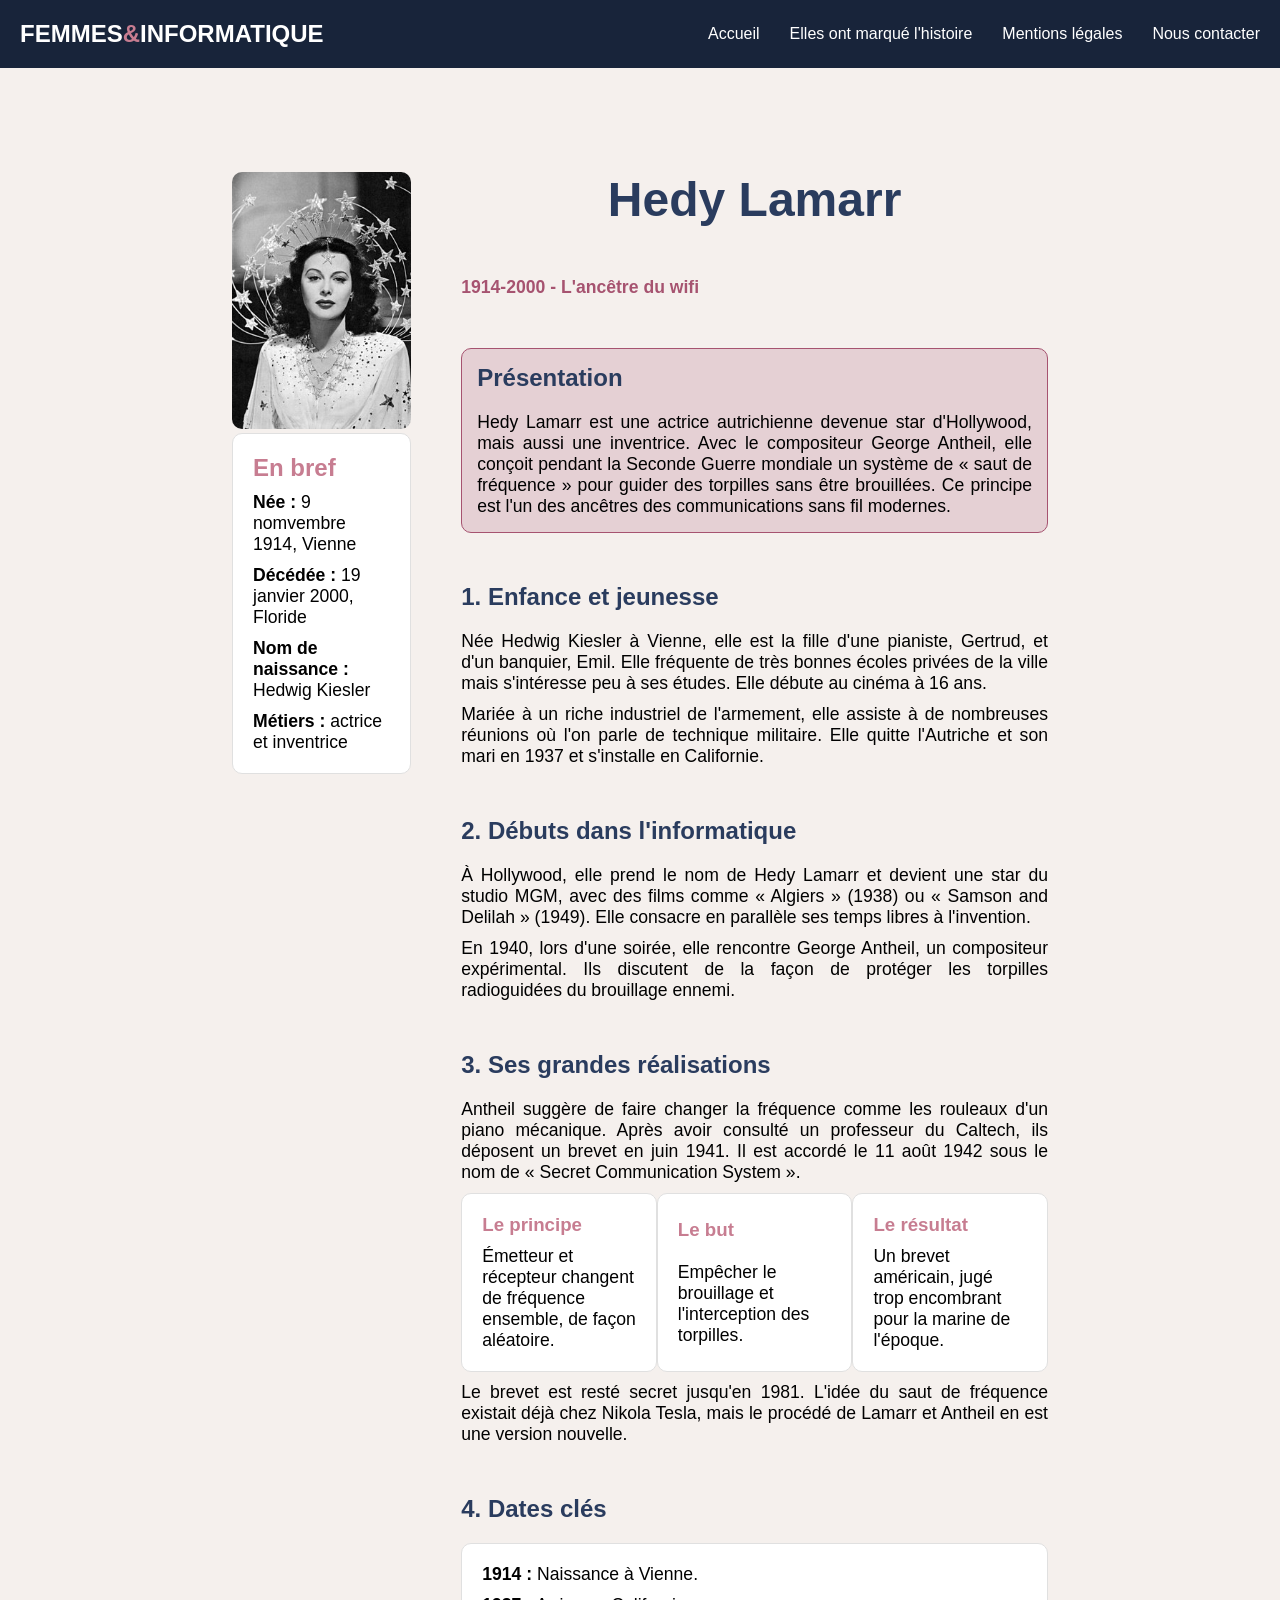
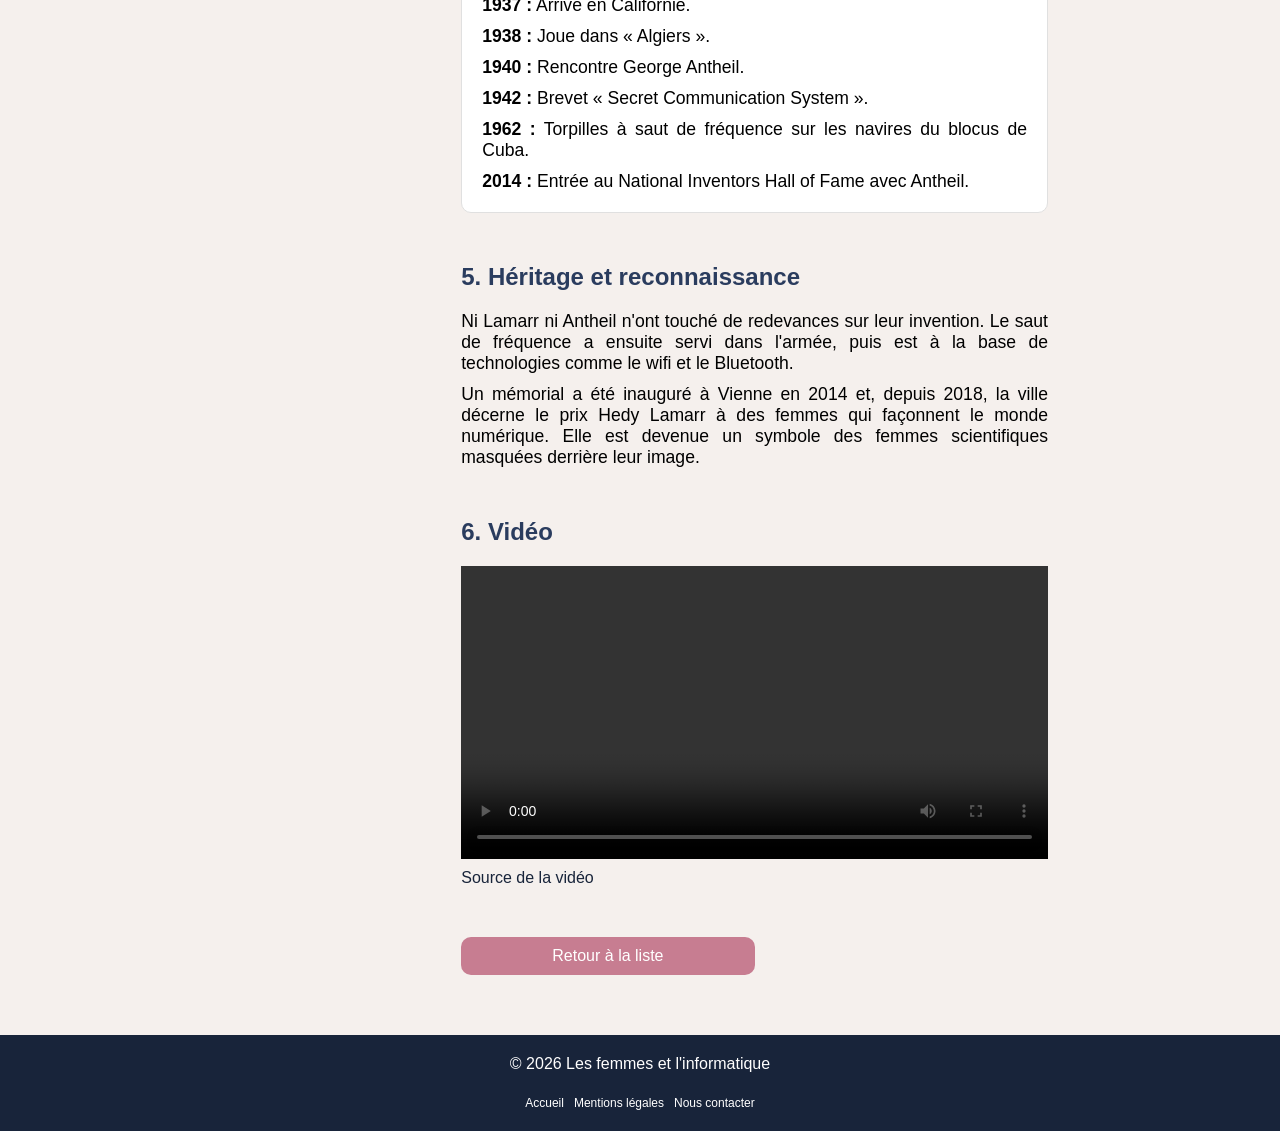
<file: pages-femmes/hedy-lamarr.html>
<!DOCTYPE html>
<html lang="fr">

<head>
    <meta charset="UTF-8">
    <meta name="viewport" content="width=device-width, initial-scale=1.0">
    <link rel="stylesheet" href="../assets/style.css">
    <title>Document</title>
</head>

<body>
    <header>
        <a href="index.html" class="logo">FEMMES<span>&</span>INFORMATIQUE</a>
        <nav>
            <ul class="nav-header">
                <li><a href="../index.html">Accueil</a></li>
                <li><a href="../histoire.html">Elles ont marqué l'histoire</a></li>
                <li><a href="../mentions-legales.html">Mentions légales</a></li>
                <li><a href="../contact.html">Nous contacter</a></li>
            </ul>
        </nav>
    </header>
    <main class="biographie">
        <section class="section-image-page-biographie">
            <img src="../assets/images-femmes/Hedy_Lamarr.jpg" alt="Portrait de Hedy Lamarr"
                class="image-page-biographie">
            <div class="en-bref">
                <h3>En bref</h3>
                <p><strong>Née :</strong> 9 nomvembre 1914, Vienne</p>
                <p><strong>Décédée :</strong> 19 janvier 2000, Floride</p>
                <p><strong>Nom de naissance :</strong> Hedwig Kiesler</p>
                <p><strong>Métiers :</strong> actrice et inventrice</p>
            </div>
        </section>
        <section class="bio">
            <div>
                <h1>Hedy Lamarr</h1>
                <p class="dates">1914-2000 - L'ancêtre du wifi</p>
            </div>
            <div class="presentation">
                <h2>Présentation</h2>
                <p>Hedy Lamarr est une actrice autrichienne devenue star d'Hollywood, mais aussi une inventrice. Avec le
                    compositeur George Antheil, elle conçoit pendant la Seconde Guerre mondiale un système de « saut de
                    fréquence » pour guider des torpilles sans être brouillées. Ce principe est l'un des ancêtres des
                    communications sans fil modernes.</p>
            </div>
            <div>
                <h2>1. Enfance et jeunesse</h2>
                <div class="infos-texte">
                    <p>Née Hedwig Kiesler à Vienne, elle est la fille d'une pianiste, Gertrud, et d'un banquier, Emil.
                        Elle
                        fréquente de très bonnes écoles privées de la ville mais s'intéresse peu à ses études. Elle
                        débute
                        au cinéma à 16 ans.</p>
                    <p>Mariée à un riche industriel de l'armement, elle assiste à de nombreuses réunions où l'on parle
                        de
                        technique militaire. Elle quitte l'Autriche et son mari en 1937 et s'installe en Californie.</p>
                </div>
            </div>
            <div>
                <h2>2. Débuts dans l'informatique</h2>
                <div class="infos-texte">
                    <p>À Hollywood, elle prend le nom de Hedy Lamarr et devient une star du studio MGM, avec des films
                        comme
                        « Algiers » (1938) ou « Samson and Delilah » (1949). Elle consacre en parallèle ses temps libres
                        à
                        l'invention.</p>
                    <p>En 1940, lors d'une soirée, elle rencontre George Antheil, un compositeur expérimental. Ils
                        discutent
                        de la façon de protéger les torpilles radioguidées du brouillage ennemi.</p>
                </div>
            </div>
            <div>
                <h2>3. Ses grandes réalisations</h2>
                <div class="infos-texte">
                    <p>Antheil suggère de faire changer la fréquence comme les rouleaux d'un piano mécanique. Après
                        avoir
                        consulté un professeur du Caltech, ils déposent un brevet en juin 1941. Il est accordé le 11
                        août
                        1942 sous le nom de « Secret Communication System ».</p>
                    <div class="grille-realisations">
                        <div class="boites-realisations">
                            <h3>Le principe</h3>
                            <p>Émetteur et récepteur changent de fréquence ensemble, de façon aléatoire.</p>
                        </div>
                        <div class="boites-realisations">
                            <h3>Le but</h3>
                            <p>Empêcher le brouillage et l'interception des torpilles.</p>
                        </div>
                        <div class="boites-realisations">
                            <h3>Le résultat</h3>
                            <p>Un brevet américain, jugé trop encombrant pour la marine de l'époque.</p>
                        </div>
                    </div>
                    <p>Le brevet est resté secret jusqu'en 1981. L'idée du saut de fréquence existait déjà chez Nikola
                        Tesla, mais le procédé de Lamarr et Antheil en est une version nouvelle.</p>
                </div>
            </div>
            <div>
                <h2>4. Dates clés</h2>
                <div class="dates-cles">
                    <p><strong>1914 :</strong> Naissance à Vienne.</p>
                    <p><strong>1937 :</strong> Arrive en Californie.</p>
                    <p><strong>1938 :</strong> Joue dans « Algiers ».</p>
                    <p><strong>1940 :</strong> Rencontre George Antheil.</p>
                    <p><strong>1942 :</strong> Brevet « Secret Communication System ».</p>
                    <p><strong>1962 :</strong> Torpilles à saut de fréquence sur les navires du blocus de Cuba.</p>
                    <p><strong>2014 :</strong> Entrée au National Inventors Hall of Fame avec Antheil.</p>
                </div>
            </div>
            <div>
                <h2>5. Héritage et reconnaissance</h2>
                <div class="infos-texte">
                    <p>Ni Lamarr ni Antheil n'ont touché de redevances sur leur invention. Le saut de fréquence a
                        ensuite
                        servi dans l'armée, puis est à la base de technologies comme le wifi et le Bluetooth.</p>
                    <p>Un mémorial a été inauguré à Vienne en 2014 et, depuis 2018, la ville décerne le prix Hedy Lamarr
                        à
                        des femmes qui façonnent le monde numérique. Elle est devenue un symbole des femmes
                        scientifiques
                        masquées derrière leur image.</p>
                </div>
            </div>
            <div>
                <h2>6. Vidéo</h2>
                <video controls>
                    <source src="../assets/videos/hedy_video.mp4" type="video/mp4">
                </video>
                <a href="https://youtu.be/PN-uzIwS9jU?si=8aN7gAQTIHqQXB_n" class="source-video">Source de la vidéo</a>
            </div>
            <a href="../histoire.html" class="retour">Retour à la liste</a>
        </section>
    </main>
    <footer>
        <p>© 2026 Les femmes et l'informatique</p>
        <nav>
            <ul class="nav-footer">
                <li><a href="../index.html">Accueil</a></li>
                <li><a href="../mentions-legales.html">Mentions légales</a></li>
                <li><a href="../contact.html">Nous contacter</a></li>
            </ul>
        </nav>
    </footer>
</body>

</html>
</file>
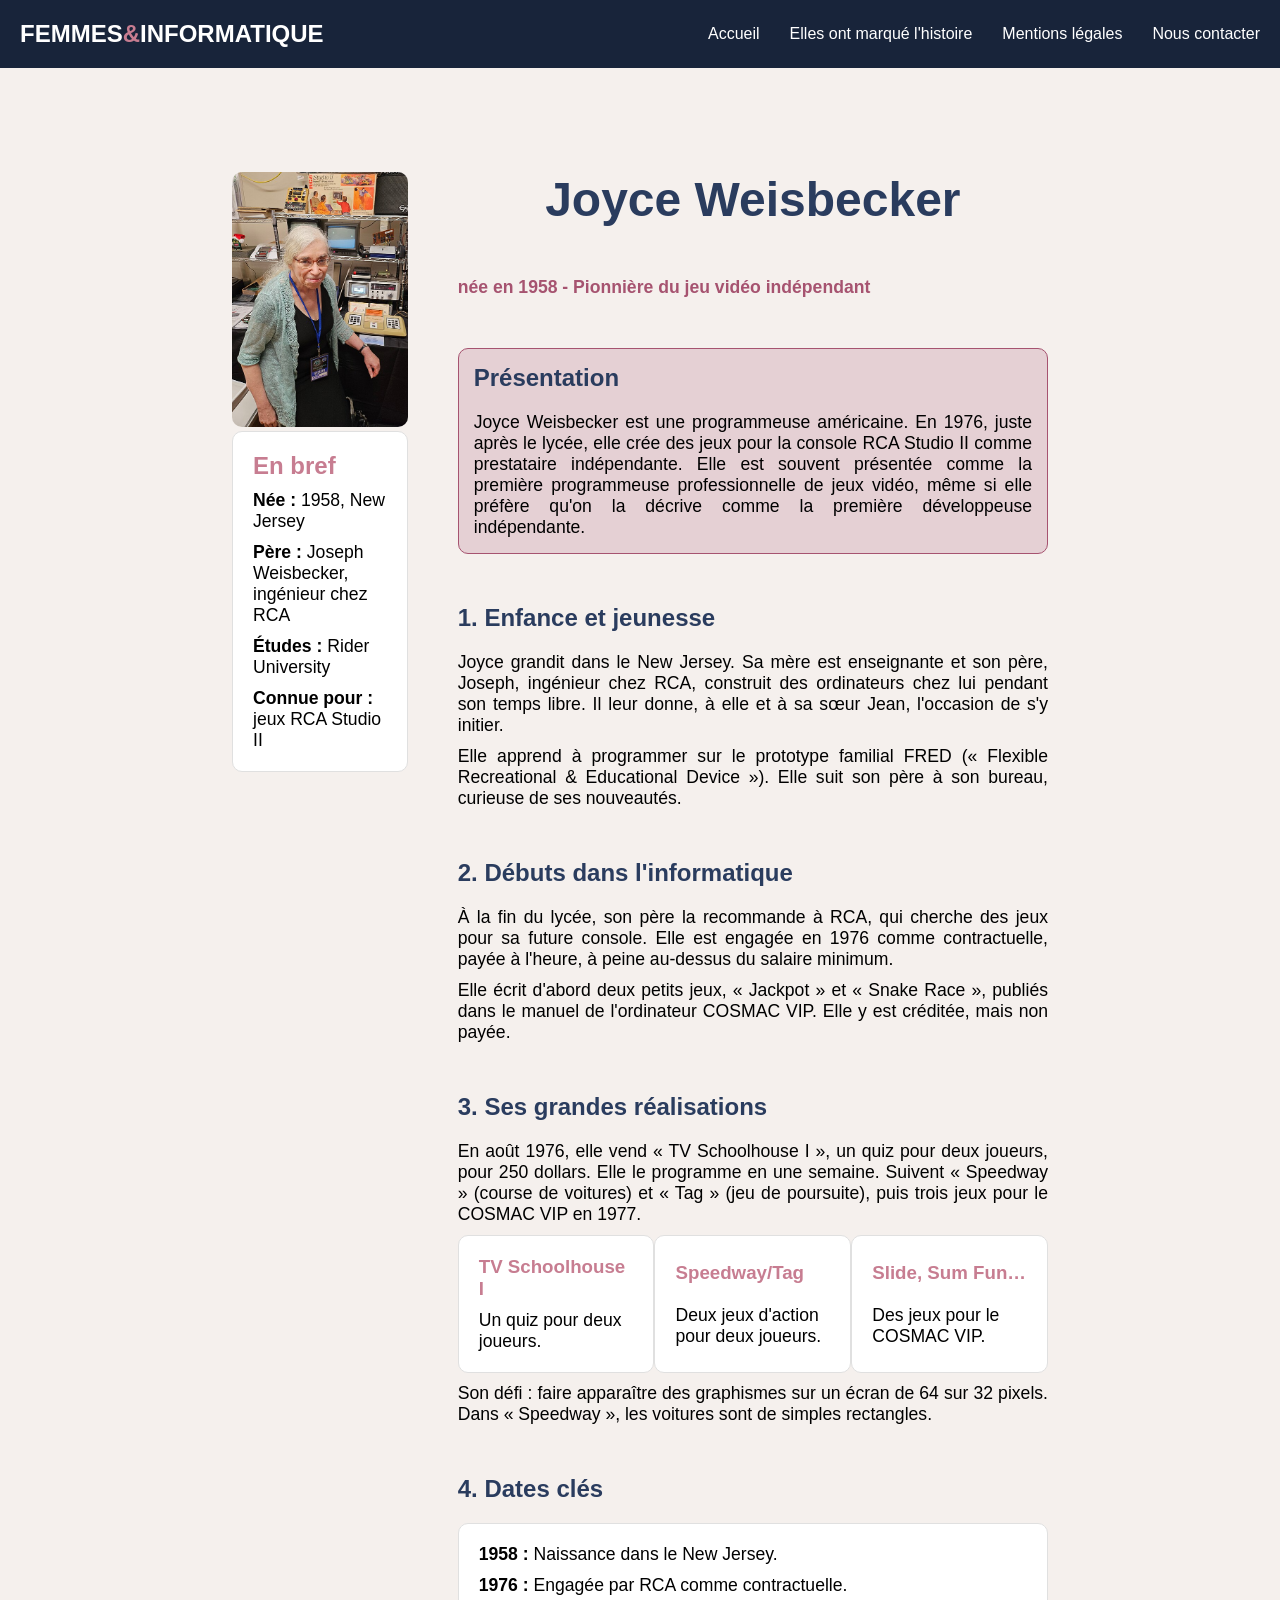
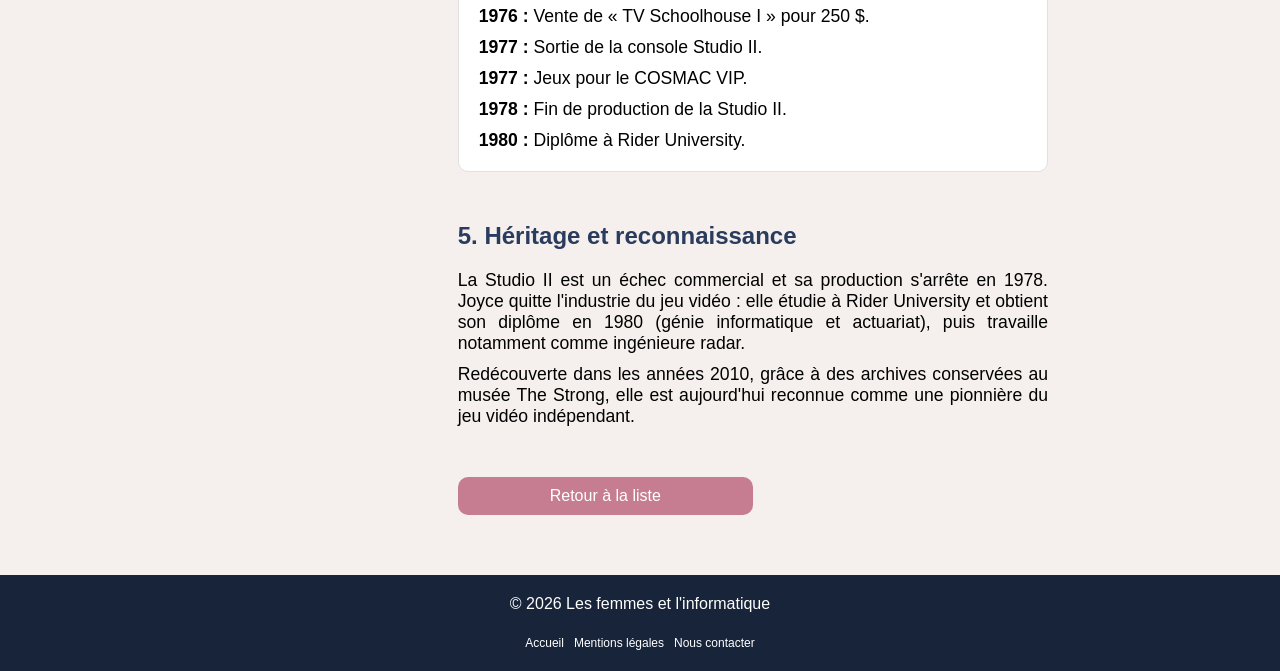
<file: pages-femmes/joyce-weisbecker.html>
<!DOCTYPE html>
<html lang="fr">

<head>
    <meta charset="UTF-8">
    <meta name="viewport" content="width=device-width, initial-scale=1.0">
    <link rel="stylesheet" href="../assets/style.css">
    <title>Document</title>
</head>

<body>
    <header>
        <a href="index.html" class="logo">FEMMES<span>&</span>INFORMATIQUE</a>
        <nav>
            <ul class="nav-header">
                <li><a href="../index.html">Accueil</a></li>
                <li><a href="../histoire.html">Elles ont marqué l'histoire</a></li>
                <li><a href="../mentions-legales.html">Mentions légales</a></li>
                <li><a href="../contact.html">Nous contacter</a></li>
            </ul>
        </nav>
    </header>
    <main class="biographie">
        <section class="section-image-page-biographie">
            <img src="../assets/images-femmes/Joyce_Weisbecker.jpg" alt="Portrait de Joyce Weisbecker"
                class="image-page-biographie">
            <div class="en-bref">
                <h3>En bref</h3>
                <p><strong>Née :</strong> 1958, New Jersey</p>
                <p><strong>Père :</strong> Joseph Weisbecker, ingénieur chez RCA</p>
                <p><strong>Études :</strong> Rider University</p>
                <p><strong>Connue pour :</strong> jeux RCA Studio II</p>
            </div>
        </section>
        <section class="bio">
            <div>
                <h1>Joyce Weisbecker</h1>
                <p class="dates">née en 1958 - Pionnière du jeu vidéo indépendant</p>
            </div>
            <div class="presentation">
                <h2>Présentation</h2>
                <p>Joyce Weisbecker est une programmeuse américaine. En 1976, juste après le lycée, elle crée des jeux
                    pour la console RCA Studio II comme prestataire indépendante. Elle est souvent présentée comme la
                    première programmeuse professionnelle de jeux vidéo, même si elle préfère qu'on la décrive comme la
                    première développeuse indépendante.</p>
            </div>
            <div>
                <h2>1. Enfance et jeunesse</h2>
                <div class="infos-texte">
                    <p>Joyce grandit dans le New Jersey. Sa mère est enseignante et son père, Joseph, ingénieur chez
                        RCA,
                        construit des ordinateurs chez lui pendant son temps libre. Il leur donne, à elle et à sa sœur
                        Jean,
                        l'occasion de s'y initier.</p>
                    <p>Elle apprend à programmer sur le prototype familial FRED (« Flexible Recreational & Educational
                        Device »). Elle suit son père à son bureau, curieuse de ses nouveautés.</p>
                </div>
            </div>
            <div>
                <h2>2. Débuts dans l'informatique</h2>
                <div class="infos-texte">
                    <p>À la fin du lycée, son père la recommande à RCA, qui cherche des jeux pour sa future console.
                        Elle
                        est engagée en 1976 comme contractuelle, payée à l'heure, à peine au-dessus du salaire
                        minimum.
                    </p>
                    <p>Elle écrit d'abord deux petits jeux, « Jackpot » et « Snake Race », publiés dans le manuel de
                        l'ordinateur COSMAC VIP. Elle y est créditée, mais non payée.</p>
                </div>
            </div>
            <div>
                <h2>3. Ses grandes réalisations</h2>
                <div class="infos-texte">
                    <p>En août 1976, elle vend « TV Schoolhouse I », un quiz pour deux joueurs, pour 250 dollars.
                        Elle
                        le
                        programme en une semaine. Suivent « Speedway » (course de voitures) et « Tag » (jeu de
                        poursuite),
                        puis trois jeux pour le COSMAC VIP en 1977.</p>
                    <div class="grille-realisations">
                        <div class="boites-realisations">
                            <h3>TV Schoolhouse I</h3>
                            <p>Un quiz pour deux joueurs.</p>
                        </div>
                        <div class="boites-realisations">
                            <h3>Speedway/Tag</h3>
                            <p>Deux jeux d'action pour deux joueurs.</p>
                        </div>
                        <div class="boites-realisations">
                            <h3>Slide, Sum Fun…</h3>
                            <p>Des jeux pour le COSMAC VIP.</p>
                        </div>
                    </div>
                    <p>Son défi : faire apparaître des graphismes sur un écran de 64 sur 32 pixels. Dans « Speedway
                        »,
                        les
                        voitures sont de simples rectangles.</p>
                </div>
            </div>
            <div>
                <h2>4. Dates clés</h2>
                <div class="dates-cles">
                    <p><strong>1958 :</strong> Naissance dans le New Jersey.</p>
                    <p><strong>1976 :</strong> Engagée par RCA comme contractuelle.</p>
                    <p><strong>1976 :</strong> Vente de « TV Schoolhouse I » pour 250 $.</p>
                    <p><strong>1977 :</strong> Sortie de la console Studio II.</p>
                    <p><strong>1977 :</strong> Jeux pour le COSMAC VIP.</p>
                    <p><strong>1978 :</strong> Fin de production de la Studio II.</p>
                    <p><strong>1980 :</strong> Diplôme à Rider University.</p>
                </div>
            </div>
            <div>
                <h2>5. Héritage et reconnaissance</h2>
                <div class="infos-texte">
                    <p>La Studio II est un échec commercial et sa production s'arrête en 1978. Joyce quitte
                        l'industrie du
                        jeu vidéo : elle étudie à Rider University et obtient son diplôme en 1980 (génie
                        informatique et
                        actuariat), puis travaille notamment comme ingénieure radar.</p>
                    <p>Redécouverte dans les années 2010, grâce à des archives conservées au musée The Strong, elle
                        est
                        aujourd'hui reconnue comme une pionnière du jeu vidéo indépendant.</p>
                </div>
            </div>
            <a href="../histoire.html" class="retour">Retour à la liste</a>
        </section>
    </main>
    <footer>
        <p>© 2026 Les femmes et l'informatique</p>
        <nav>
            <ul class="nav-footer">
                <li><a href="../index.html">Accueil</a></li>
                <li><a href="../mentions-legales.html">Mentions légales</a></li>
                <li><a href="../contact.html">Nous contacter</a></li>
            </ul>
        </nav>
    </footer>
</body>

</html>
</file>
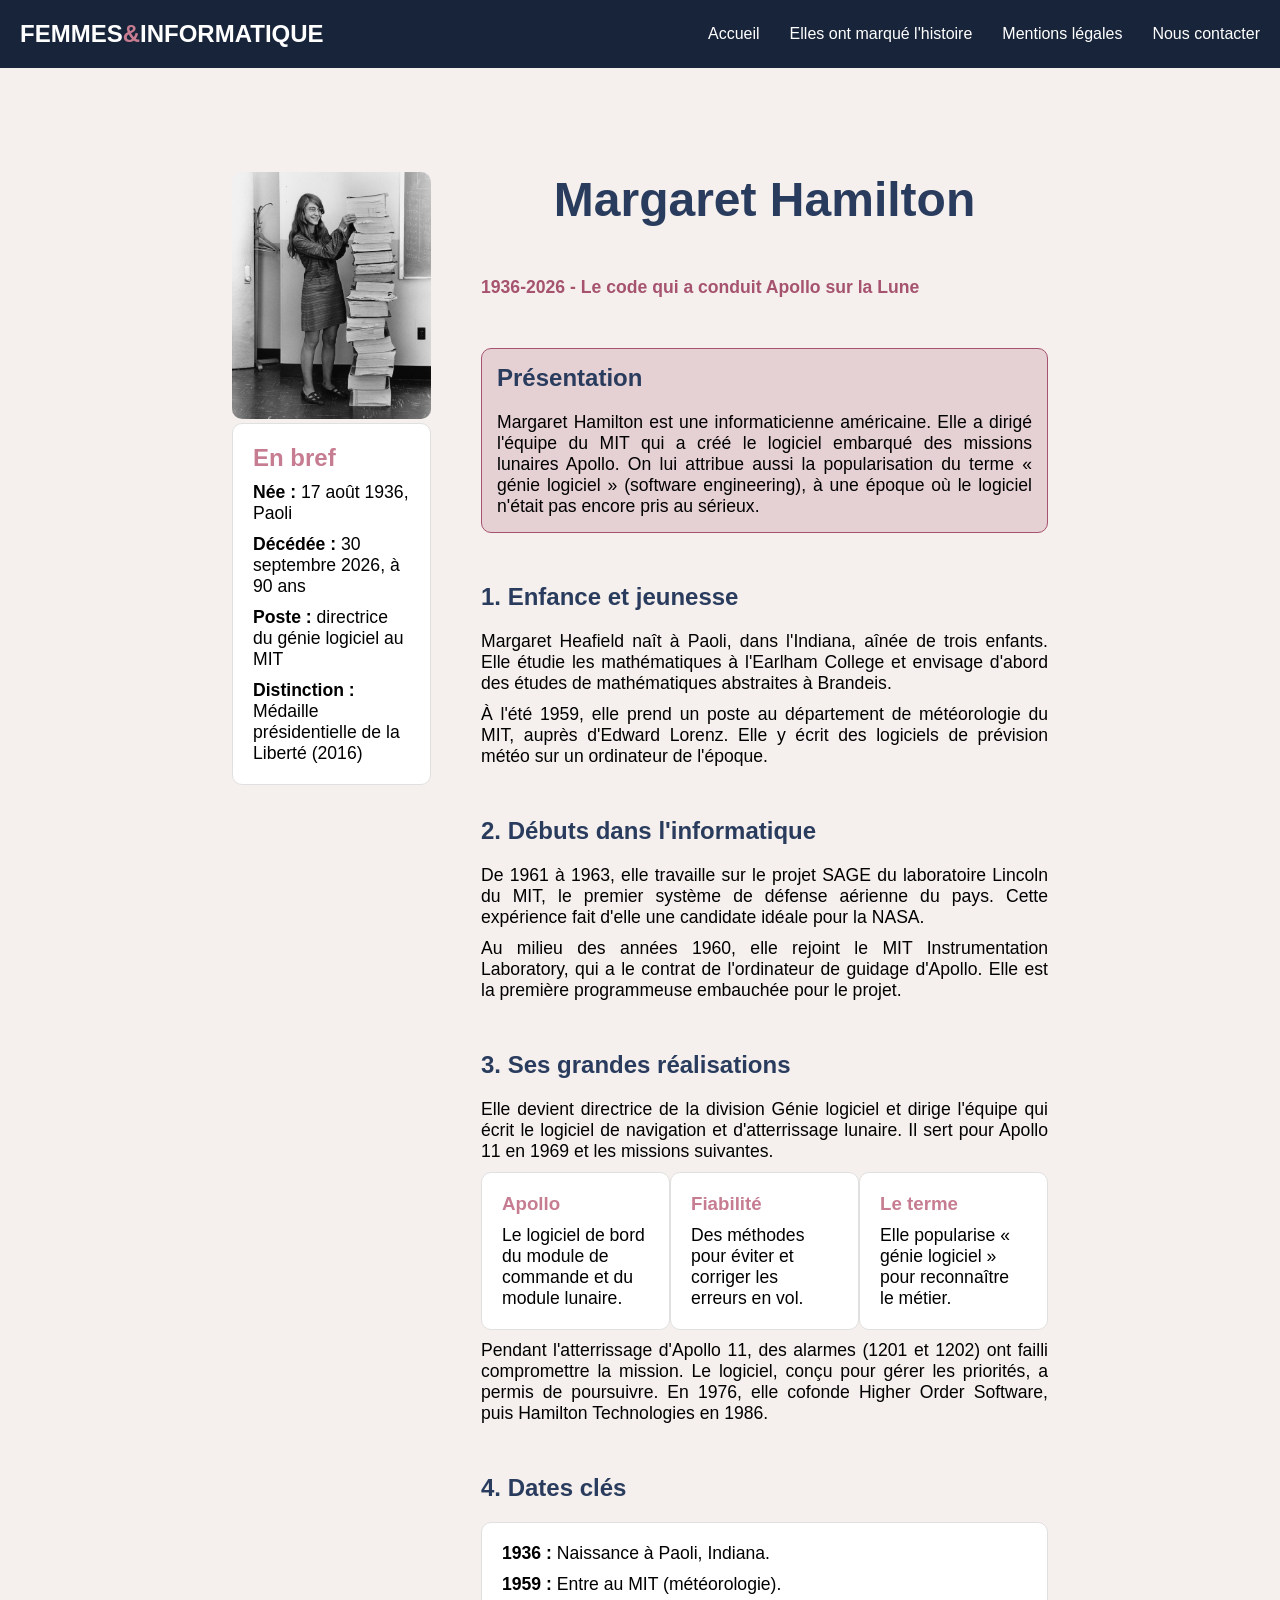
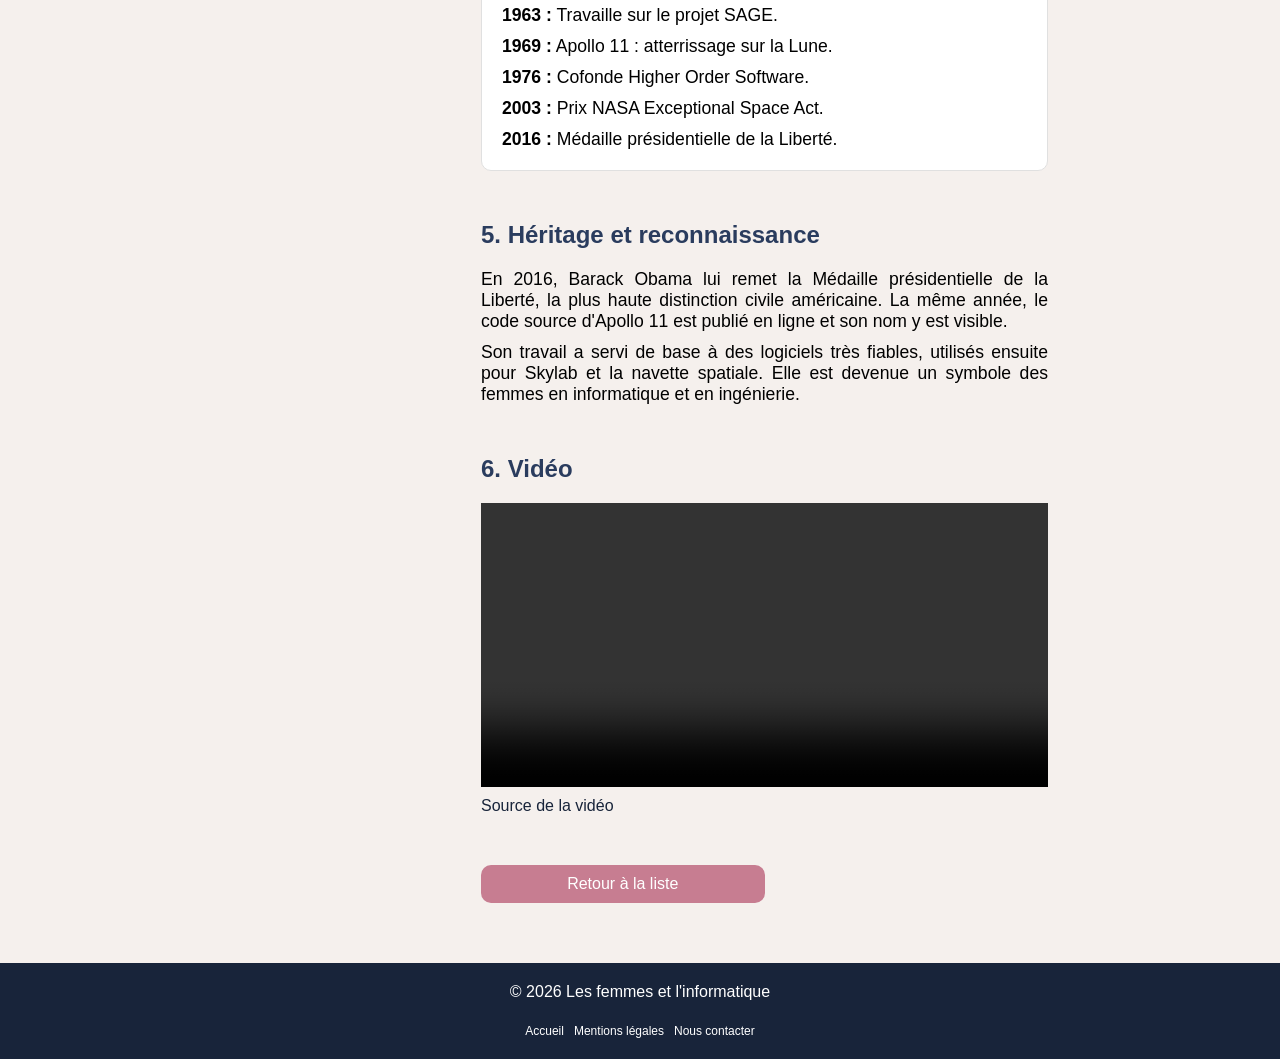
<file: pages-femmes/margaret-hamilton.html>
<!DOCTYPE html>
<html lang="fr">

<head>
    <meta charset="UTF-8">
    <meta name="viewport" content="width=device-width, initial-scale=1.0">
    <link rel="stylesheet" href="../assets/style.css">
    <title>Document</title>
</head>

<body>
    <header>
        <a href="index.html" class="logo">FEMMES<span>&</span>INFORMATIQUE</a>
        <nav>
            <ul class="nav-header">
                <li><a href="../index.html">Accueil</a></li>
                <li><a href="../histoire.html">Elles ont marqué l'histoire</a></li>
                <li><a href="../mentions-legales.html">Mentions légales</a></li>
                <li><a href="../contact.html">Nous contacter</a></li>
            </ul>
        </nav>
    </header>
    <main class="biographie">
        <section class="section-image-page-biographie">
            <img src="../assets/images-femmes/Margaret_Hamilton.jpg" alt="Portrait de Margaret Hamilton"
                class="image-page-biographie">
            <div class="en-bref">
                <h3>En bref</h3>
                <p><strong>Née :</strong> 17 août 1936, Paoli</p>
                <p><strong>Décédée :</strong> 30 septembre 2026, à 90 ans</p>
                <p><strong>Poste :</strong> directrice du génie logiciel au MIT</p>
                <p><strong>Distinction :</strong> Médaille présidentielle de la Liberté (2016)</p>
            </div>
        </section>
        <section class="bio">
            <div>
                <h1>Margaret Hamilton</h1>
                <p class="dates">1936-2026 - Le code qui a conduit Apollo sur la Lune</p>
            </div>
            <div class="presentation">
                <h2>Présentation</h2>
                <p>Margaret Hamilton est une informaticienne américaine. Elle a dirigé l'équipe du MIT qui a créé le
                    logiciel embarqué des missions lunaires Apollo. On lui attribue aussi la popularisation du terme «
                    génie logiciel » (software engineering), à une époque où le logiciel n'était pas encore pris au
                    sérieux.</p>
            </div>
            <div>
                <h2>1. Enfance et jeunesse</h2>
                <div class="infos-texte">
                    <p>Margaret Heafield naît à Paoli, dans l'Indiana, aînée de trois enfants. Elle étudie les
                        mathématiques
                        à l'Earlham College et envisage d'abord des études de mathématiques abstraites à Brandeis.</p>
                    <p>À l'été 1959, elle prend un poste au département de météorologie du MIT, auprès d'Edward Lorenz.
                        Elle
                        y écrit des logiciels de prévision météo sur un ordinateur de l'époque.</p>
                </div>
            </div>
            <div>
                <h2>2. Débuts dans l'informatique</h2>
                <div class="infos-texte">
                    <p>De 1961 à 1963, elle travaille sur le projet SAGE du laboratoire Lincoln du MIT, le premier
                        système
                        de défense aérienne du pays. Cette expérience fait d'elle une candidate idéale pour la NASA.</p>
                    <p>Au milieu des années 1960, elle rejoint le MIT Instrumentation Laboratory, qui a le contrat de
                        l'ordinateur de guidage d'Apollo. Elle est la première programmeuse embauchée pour le projet.
                    </p>
                </div>
            </div>
            <div>
                <h2>3. Ses grandes réalisations</h2>
                <div class="infos-texte">
                    <p>Elle devient directrice de la division Génie logiciel et dirige l'équipe qui écrit le logiciel de
                        navigation et d'atterrissage lunaire. Il sert pour Apollo 11 en 1969 et les missions suivantes.
                    </p>
                    <div class="grille-realisations">
                        <div class="boites-realisations">
                            <h3>Apollo</h3>
                            <p>Le logiciel de bord du module de commande et du module lunaire.</p>
                        </div>
                        <div class="boites-realisations">
                            <h3>Fiabilité</h3>
                            <p>Des méthodes pour éviter et corriger les erreurs en vol.</p>
                        </div>
                        <div class="boites-realisations">
                            <h3>Le terme</h3>
                            <p>Elle popularise « génie logiciel » pour reconnaître le métier.</p>
                        </div>
                    </div>
                    <p>Pendant l'atterrissage d'Apollo 11, des alarmes (1201 et 1202) ont failli compromettre la
                        mission. Le
                        logiciel, conçu pour gérer les priorités, a permis de poursuivre. En 1976, elle cofonde Higher
                        Order
                        Software, puis Hamilton Technologies en 1986.</p>
                </div>
            </div>
            <div>
                <h2>4. Dates clés</h2>
                <div class="dates-cles">
                    <p><strong>1936 :</strong> Naissance à Paoli, Indiana.</p>
                    <p><strong>1959 :</strong> Entre au MIT (météorologie).</p>
                    <p><strong>1963 :</strong> Travaille sur le projet SAGE.</p>
                    <p><strong>1969 :</strong> Apollo 11 : atterrissage sur la Lune.</p>
                    <p><strong>1976 :</strong> Cofonde Higher Order Software.</p>
                    <p><strong>2003 :</strong> Prix NASA Exceptional Space Act.</p>
                    <p><strong>2016 :</strong> Médaille présidentielle de la Liberté.</p>
                </div>
            </div>
            <div>
                <h2>5. Héritage et reconnaissance</h2>
                <div class="infos-texte">
                    <p>En 2016, Barack Obama lui remet la Médaille présidentielle de la Liberté, la plus haute
                        distinction civile américaine. La même année, le code source d'Apollo 11 est publié en ligne et
                        son nom y
                        est visible.</p>
                    <p>Son travail a servi de base à des logiciels très fiables, utilisés ensuite pour Skylab et la
                        navette spatiale. Elle est devenue un symbole des femmes en informatique et en ingénierie.</p>
                </div>
            </div>
            <div>
                <h2>6. Vidéo</h2>
                <video controls>
                    <source src="../assets/videos/margaret_video.mp4" type="video/mp4">
                </video>
                <a href="https://youtu.be/TnrSGWstTa8?si=OAiaL5Upcrlh4SXz" class="source-video">Source de la vidéo</a>
            </div>
            <a href="../histoire.html" class="retour">Retour à la liste</a>
        </section>
    </main>
    <footer>
        <p>© 2026 Les femmes et l'informatique</p>
        <nav>
            <ul class="nav-footer">
                <li><a href="../index.html">Accueil</a></li>
                <li><a href="../mentions-legales.html">Mentions légales</a></li>
                <li><a href="../contact.html">Nous contacter</a></li>
            </ul>
        </nav>
    </footer>
</body>

</html>
</file>
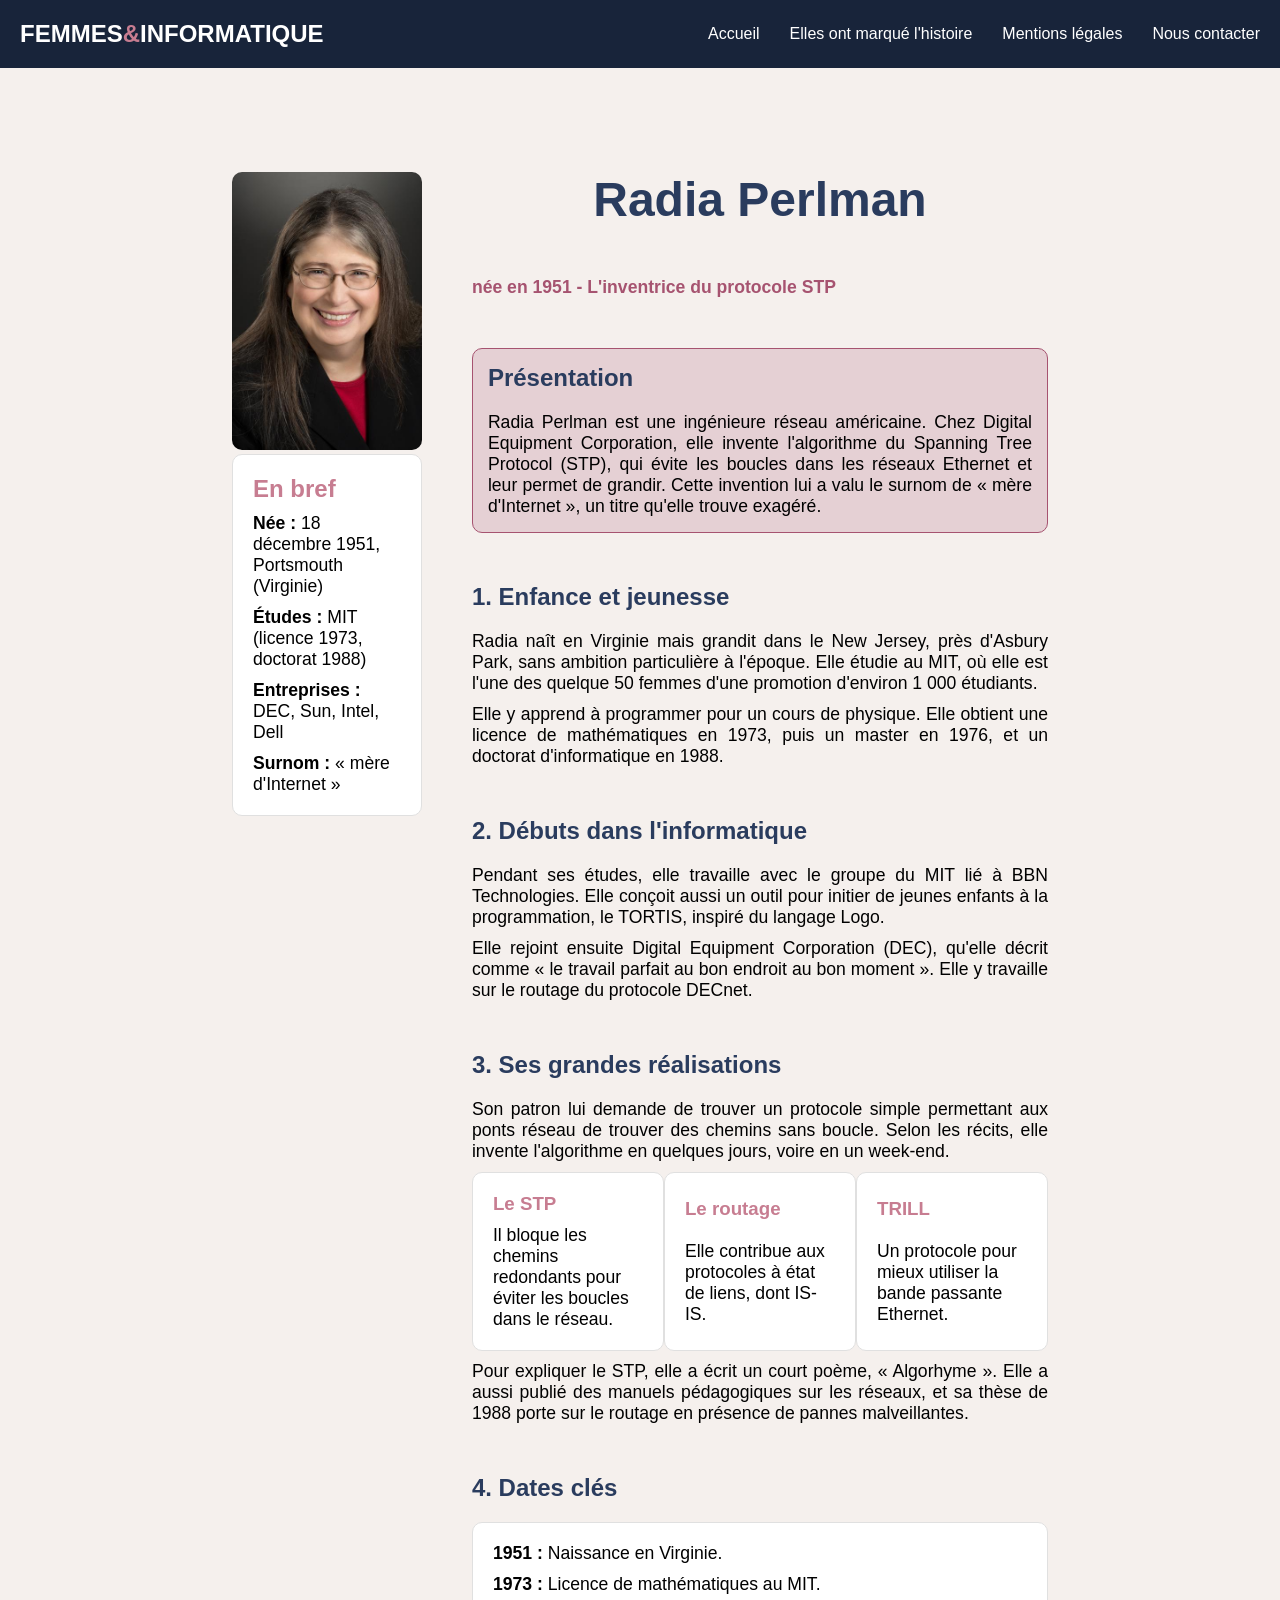
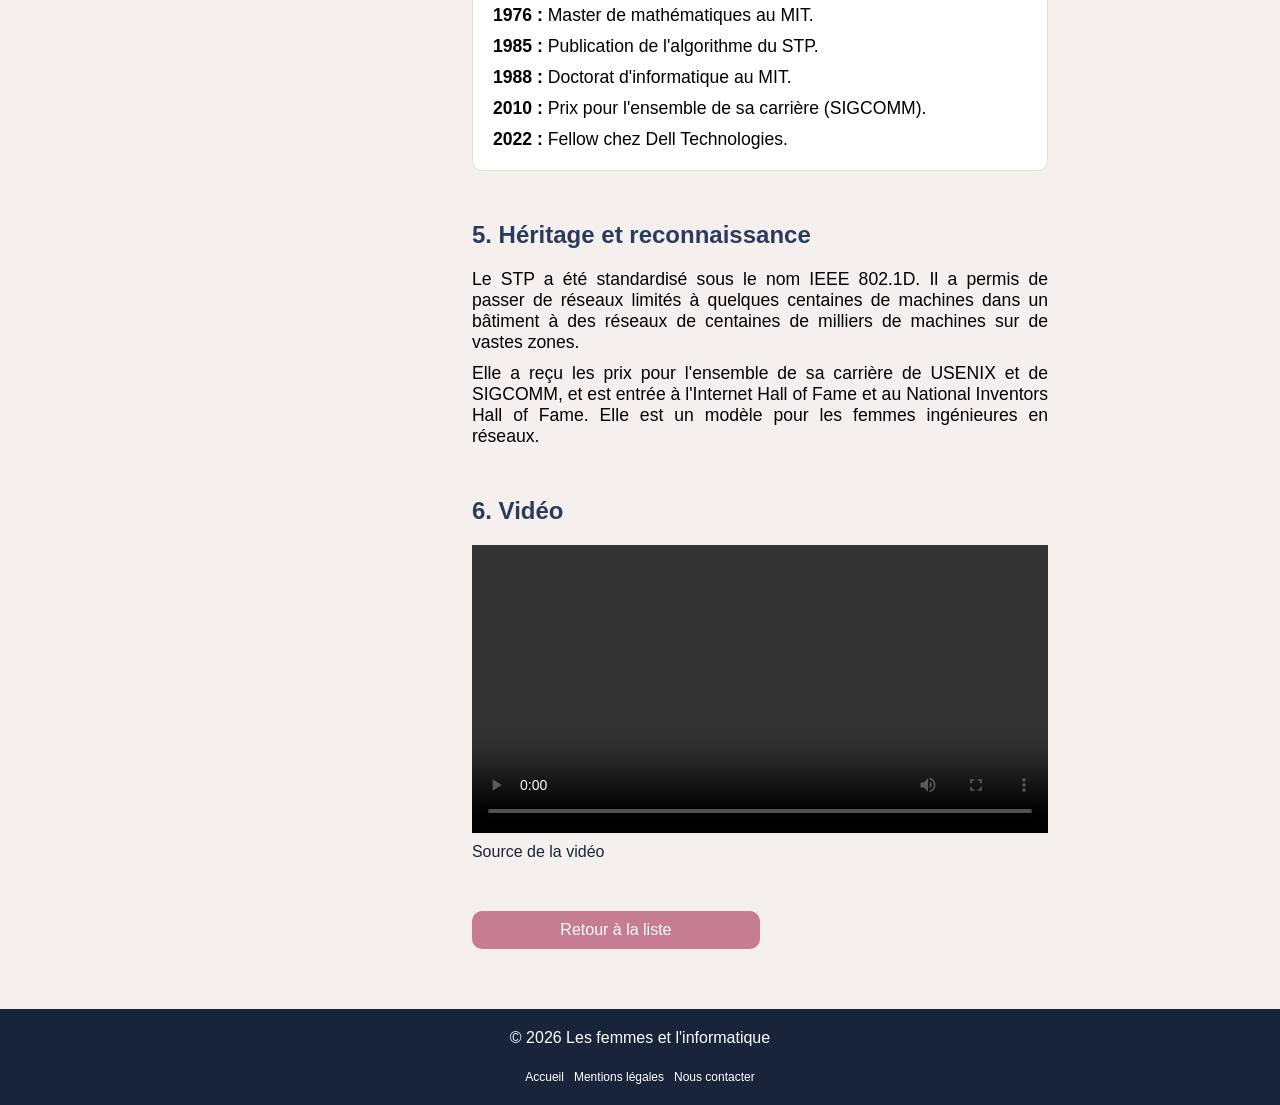
<file: pages-femmes/radia-perlman.html>
<!DOCTYPE html>
<html lang="fr">

<head>
    <meta charset="UTF-8">
    <meta name="viewport" content="width=device-width, initial-scale=1.0">
    <link rel="stylesheet" href="../assets/style.css">
    <title>Document</title>
</head>

<body>
    <header>
        <a href="index.html" class="logo">FEMMES<span>&</span>INFORMATIQUE</a>
        <nav>
            <ul class="nav-header">
                <li><a href="../index.html">Accueil</a></li>
                <li><a href="../histoire.html">Elles ont marqué l'histoire</a></li>
                <li><a href="../mentions-legales.html">Mentions légales</a></li>
                <li><a href="../contact.html">Nous contacter</a></li>
            </ul>
        </nav>
    </header>
    <main class="biographie">
        <section class="section-image-page-biographie">
            <img src="../assets/images-femmes/Radia-Perlman.jpg" alt="Portrait de Radia Perlman"
                class="image-page-biographie">
            <div class="en-bref">
                <h3>En bref</h3>
                <p><strong>Née :</strong> 18 décembre 1951, Portsmouth (Virginie)</p>
                <p><strong>Études :</strong> MIT (licence 1973, doctorat 1988)</p>
                <p><strong>Entreprises :</strong> DEC, Sun, Intel, Dell</p>
                <p><strong>Surnom :</strong> « mère d'Internet »</p>
            </div>
        </section>
        <section class="bio">
            <div>
                <h1>Radia Perlman</h1>
                <p class="dates">née en 1951 - L'inventrice du protocole STP</p>
            </div>
            <div class="presentation">
                <h2>Présentation</h2>
                <p>Radia Perlman est une ingénieure réseau américaine. Chez Digital Equipment Corporation, elle invente
                    l'algorithme du Spanning Tree Protocol (STP), qui évite les boucles dans les réseaux Ethernet et
                    leur permet de grandir. Cette invention lui a valu le surnom de « mère d'Internet », un titre
                    qu'elle trouve exagéré.</p>
            </div>
            <div>
                <h2>1. Enfance et jeunesse</h2>
                <div class="infos-texte">
                    <p>Radia naît en Virginie mais grandit dans le New Jersey, près d'Asbury Park, sans ambition
                        particulière à l'époque. Elle étudie au MIT, où elle est l'une des quelque 50 femmes d'une
                        promotion
                        d'environ 1 000 étudiants.</p>
                    <p>Elle y apprend à programmer pour un cours de physique. Elle obtient une licence de mathématiques
                        en
                        1973, puis un master en 1976, et un doctorat d'informatique en 1988.</p>
                </div>
            </div>
            <div>
                <h2>2. Débuts dans l'informatique</h2>
                <div class="infos-texte">
                    <p>Pendant ses études, elle travaille avec le groupe du MIT lié à BBN Technologies. Elle conçoit
                        aussi
                        un outil pour initier de jeunes enfants à la programmation, le TORTIS, inspiré du langage
                        Logo.</p>
                    <p>Elle rejoint ensuite Digital Equipment Corporation (DEC), qu'elle décrit comme « le travail
                        parfait
                        au bon endroit au bon moment ». Elle y travaille sur le routage du protocole DECnet.</p>
                </div>
            </div>
            <div>
                <h2>3. Ses grandes réalisations</h2>
                <div class="infos-texte">
                    <p>Son patron lui demande de trouver un protocole simple permettant aux ponts réseau de
                        trouver des
                        chemins sans boucle. Selon les récits, elle invente l'algorithme en quelques jours,
                        voire en un
                        week-end.</p>
                    <div class="grille-realisations">
                        <div class="boites-realisations">
                            <h3>Le STP</h3>
                            <p>Il bloque les chemins redondants pour éviter les boucles dans le réseau.</p>
                        </div>
                        <div class="boites-realisations">
                            <h3>Le routage</h3>
                            <p>Elle contribue aux protocoles à état de liens, dont IS-IS.</p>
                        </div>
                        <div class="boites-realisations">
                            <h3>TRILL</h3>
                            <p>Un protocole pour mieux utiliser la bande passante Ethernet.</p>
                        </div>
                    </div>
                    <p>Pour expliquer le STP, elle a écrit un court poème, « Algorhyme ». Elle a aussi publié
                        des manuels
                        pédagogiques sur les réseaux, et sa thèse de 1988 porte sur le routage en présence de
                        pannes
                        malveillantes.</p>
                </div>
            </div>
            <div>
                <h2>4. Dates clés</h2>
                <div class="dates-cles">
                    <p><strong>1951 :</strong> Naissance en Virginie.</p>
                    <p><strong>1973 :</strong> Licence de mathématiques au MIT.</p>
                    <p><strong>1976 :</strong> Master de mathématiques au MIT.</p>
                    <p><strong>1985 :</strong> Publication de l'algorithme du STP.</p>
                    <p><strong>1988 :</strong> Doctorat d'informatique au MIT.</p>
                    <p><strong>2010 :</strong> Prix pour l'ensemble de sa carrière (SIGCOMM).</p>
                    <p><strong>2022 :</strong> Fellow chez Dell Technologies.</p>
                </div>
            </div>
            <div>
                <h2>5. Héritage et reconnaissance</h2>
                <div class="infos-texte">
                    <p>Le STP a été standardisé sous le nom IEEE 802.1D. Il a permis de passer de réseaux
                        limités à quelques
                        centaines de machines dans un bâtiment à des réseaux de centaines de milliers de
                        machines sur de
                        vastes zones.</p>
                    <p>Elle a reçu les prix pour l'ensemble de sa carrière de USENIX et de SIGCOMM, et est
                        entrée à
                        l'Internet Hall of Fame et au National Inventors Hall of Fame. Elle est un modèle
                        pour les femmes
                        ingénieures en réseaux.</p>
                </div>
            </div>
            <div>
                <h2>6. Vidéo</h2>
                <video controls>
                    <source src="../assets/videos/radia_video.mp4" type="video/mp4">
                </video>
                <a href="https://youtu.be/LgbhWUVx_ts?si=vcS8dw9sEk6T9uqy" class="source-video">Source de la vidéo</a>
            </div>
            <a href="../histoire.html" class="retour">Retour à la liste</a>
        </section>
    </main>
    <footer>
        <p>© 2026 Les femmes et l'informatique</p>
        <nav>
            <ul class="nav-footer">
                <li><a href="../index.html">Accueil</a></li>
                <li><a href="../mentions-legales.html">Mentions légales</a></li>
                <li><a href="../contact.html">Nous contacter</a></li>
            </ul>
        </nav>
    </footer>
</body>

</html>
</file>
<file: assets/style.css>
* {
    margin: 0;
    /* Supprime les marges extérieures par défaut */
    padding: 0;
    /* Supprime les espacements intérieurs par défaut */
    box-sizing: border-box;
    /* Inclut les marges intérieures et bordures dans les dimensions */
}

body {
    font-family: Arial, Helvetica, sans-serif;
    /* Définit la police d'écriture */
    background-color: #f5f0ed;
    /* Définit la couleur de fond de la page */
}

/* Partie header */

header {
    width: 100%;
    background-color: #18243a;
    display: flex;
    /* Active Flexbox pour organiser les éléments */
    flex-direction: column;
    /* Place les éléments les uns sous les autres */
    align-items: center;
    /* Centre les éléments horizontalement */
    padding: 7px;
    padding-top: 20px;
    padding-bottom: 20px;
    gap: 20px;
    /* Ajoute un espace entre le logo et la navigation */
    position: sticky;
    /* Permet au header de rester visible pendant le défilement */
    top: 0;
    /* Colle le header en haut de l'écran */
    left: 0;
    /* Aligne le header sur le bord gauche */
}

.logo {
    color: white;
    text-decoration: none;
    /* Supprime le soulignement du lien */
    font-weight: bold;
    font-size: 1.5em;
}

.logo span {
    color: #c77d91;
}

.nav-header {
    list-style-type: none;
    /* Supprime les puces de la liste */
    display: flex;
    gap: 10px;
}

a {
    text-decoration: none;
}

.nav-header a {
    color: white;
    font-size: 0.7em;
    width: 10%;
}

.nav-header a.actif {
    color: #c77d91;
    /* Affiche le lien actif en rose */
}

/* Partie footer */

footer {
    background-color: #18243a;
    width: 100%;
    color: white;
    display: flex;
    flex-direction: column;
    justify-content: center;
    /* Centre les éléments sur l'axe principal */
    align-items: center;
    /* Centre les éléments horizontalement */
    gap: 20px;
    padding: 20px;
    margin-top: 20px;
}

.nav-footer {
    list-style-type: none;
    display: flex;
    gap: 10px;
}

.nav-footer a {
    color: white;
    font-size: 0.75em;
}

footer p {
    font-size: 1em;
}

/* section introductive dans l'index */


.section-introduction {
    width: 100%;
    padding: 20px;
    padding-top: 10vh;
    padding-bottom: 10vh;
    background: linear-gradient(to right, #18243a, #2a3c5e);
    /* Crée un dégradé horizontal entre deux bleus */
    color: white;
    justify-items: left;
}

.section-introduction p:first-of-type {
    font-size: 2em;
    margin-bottom: 20px;
    font-weight: bold;
}

/* section présentation dans l'index */

.sections-index {
    padding: 20px;
    display: flex;
    flex-direction: column;
    gap: 50px;
    margin-top: 15%;
}

.sections-index p {
    text-align: justify;
    /* Aligne le texte à gauche et à droite */
}


h1 {
    text-align: center;
    /* Centre le titre */
    font-size: 1.5em;
    margin-bottom: 50px;
    margin-left: 0;
    color: #2a3c5e;
}

p {
    justify-content: justify;
    font-size: 1.1em;
}

h2 {
    color: #2a3c5e;
    margin-bottom: 20px;
}

/* Partie constat index */

.boite-constat {
    width: 100%;
    height: 20vh;
    background-color: white;
    border: solid 1px #e0e0e0;
    /* Ajoute une bordure grise de 1 pixel */
    border-radius: 10px;
    /* Arrondit les coins */
    padding: 10px;
    display: flex;
    flex-direction: column;
    gap: 30px;

}

.grille-constat {
    display: flex;
    flex-direction: column;
    gap: 20px;
}

.grille-constat p {
    text-align: left;
}

.pourcentage {
    font-size: 2.5em;
    color: #c77d91;
    font-weight: bold;
}

/* Partie autres index */

.section-index {
    display: flex;
    flex-direction: column;
    gap: 20px;
}

/* Partie section disparu index */

h3 {
    color: #c77d91;
}

.section-disparu {
    display: flex;
    flex-direction: column;
    gap: 20px;
}

.grille-disparu {
    display: flex;
    flex-direction: column;
    gap: 20px;
}

.boite-disparu {
    width: 100%;
    /* Prend toute la largeur disponible */
    height: 40vh;
    /* Définit une hauteur de 40 % de l'écran */
    background-color: white;
    border: solid 1px #e0e0e0;
    border-radius: 10px;
    padding: 15px;
    display: flex;
    flex-direction: column;
    gap: 20px;
}

.mentions-legales-parties {
    display: flex;
    flex-direction: column;
    gap: 50px;
}

.mentions-legales-parties p {
    text-align: justify;
}

.content {
    padding: 20px;
    margin-top: 10%;
}

.mentions-legales-sources {
    display: flex;
    flex-direction: column;
}

/* Partie elles ont marqué l'histoire*/

.grille-femmes {
    display: flex;
    flex-direction: column;
    gap: 20px;
    margin-top: 20px;
}

.boite-femme {
    background-color: white;
    border: solid 1px #e0e0e0;
    padding: 15px;
    border-radius: 10px;
    display: flex;
    flex-direction: column;
    height: 100%;
    gap: 10px;

}

img {
    width: 100%;
    height: 45vh;
    border-radius: 10px;
    object-fit: cover;
    /* Recadre l'image sans la déformer */
}

.src-img {
    font-size: 0.5em;
    padding: 5px;
}

.img-femme {
    margin-bottom: 15px;
}

.bouton-biographie {
    background-color: #c77d91;
    padding: 10px;
    text-decoration: none;
    color: white;
    width: 50%;
    border-radius: 10px;
    text-align: center;
    margin: 10px auto;
    margin-top: auto;
}

form {
    display: flex;
    flex-direction: column;
    gap: 20px;
}

#contacter {
    display: flex;
    flex-direction: column;
    gap: 20px;
}

.infos-form {
    display: flex;
    flex-direction: column;
    gap: 20px;
}

label {
    font-weight: bold;
    /* Met les étiquettes du form en gras */
}

input,
textarea {
    height: 5vh;
    padding: 10px;
    border-radius: 5px;
    border: #c77d91 1px solid;
    font-size: 1em;
}

textarea {
    height: 10vh;
}

button {
    padding: 10px;
    background-color: #c77d91;
    border-radius: 10px;
    margin-top: 20px;
    font-size: 1.1em;
    border: #a65370 1px solid;
    color: white;
}

/* Partie page biographie */

.biographie {
    padding: 20px;
    margin-top: 5%;
    display: flex;
    flex-direction: column;
    gap: 80px;
}

.en-bref {
    background-color: white;
    border: solid 1px #e0e0e0;
    padding: 20px;
    border-radius: 10px;
    display: flex;
    flex-direction: column;
    gap: 10px;
}

.en-bref h3 {
    font-size: 1.5em;
    font-weight: 800;
    /* Définit un poids de police très gras */
}

.dates {
    color: #a65370;
    font-weight: 700;
}

.image-page-biographie {
    height: auto;
    width: 100%;
}

.section-image-page-biographie {
    width: 100%;
}

.bio {
    display: flex;
    flex-direction: column;
    gap: 50px;
}

.bio p {
    text-align: justify;
}

.presentation {
    background-color: rgb(166, 83, 112, 0.2);
    border: #a65370 1px solid;
    padding: 15px;
    border-radius: 10px;
}

.infos-texte {
    display: flex;
    flex-direction: column;
    gap: 10px;
}

.boites-realisations {
    background-color: white;
    border: solid 1px #e0e0e0;
    padding: 20px;
    border-radius: 10px;
    display: flex;
    flex-direction: column;
    gap: 10px;
    width: 100%;
    justify-content: space-around;
    /* Répartit l'espace autour des éléments */
}

.grille-realisations {
    display: flex;
    flex-direction: column;
}

.boites-realisations p {
    text-align: left;
}

.dates-cles {
    background-color: white;
    border: solid 1px #e0e0e0;
    padding: 20px;
    border-radius: 10px;
    display: flex;
    flex-direction: column;
    gap: 10px;
}

.retour {
    background-color: #c77d91;
    padding: 10px;
    text-decoration: none;
    color: white;
    width: 50%;
    border-radius: 10px;
    text-align: center;

}

video {
    display: block;
    /* Affiche la vidéo comme un bloc */
    width: 100%;
    /* Prend toute la largeur disponible */
    height: auto;
    /* Adapte automatiquement la hauteur */
    margin-bottom: 10px;
}

.source-video {
    color: #18243a;
}

/* Ces règles s'appliquent à partir de 960 pixels de largeur */
@media screen and (min-width:960px) {
    .grille-constat {
        display: grid;
        /* Active CSS Grid */
        grid-template-columns: repeat(2, 50%);
        /* Crée deux colonnes de 50 % */
        grid-template-rows: repeat(2, 50%);
        /* Définit deux rangées de 50 % */
        gap: 20px;
        margin: 30px auto;
        /* Ajoute une marge verticale et centre la grille */
    }

    .grille-disparu {
        display: grid;
        grid-template-columns: repeat(2, 50%);
        grid-template-rows: repeat(2, 50%);
        gap: 20px;
        margin: 30px auto;
    }

    .grille-femmes {
        display: grid;
        grid-template-columns: repeat(2, 1fr);
        grid-template-rows: repeat(3, auto);
        gap: 25px;
        margin: 30px auto;
    }

    h1 {
        font-size: 3em;
    }

    .boite-femme {
        height: 100%;
        box-sizing: border-box;
        /* Inclut les bordures et espacements dans la taille */
    }

    img {
        width: 100%;
        height: 30vh;
        object-fit: cover;
        /* Recadre les images sans les déformer */
    }

    .src-img {
        font-size: 0.4em;
    }

    .biographie {
        flex-direction: row;
        gap: 20px;
    }

    .grille-realisations {
        flex-direction: row;
    }

    .boites-realisations {
        width: 35%;
    }
}

/* Ces règles s'appliquent à partir de 1200 pixels de largeur */
@media screen and (min-width:1200px) {
    .grille-constat {
        display: flex;
        flex-direction: row;
        gap: 20px;
    }

    .boite-constat {
        height: 25vh;
    }

    .boite-disparu {
        height: 30vh;
    }

    .sections-index {
        padding-left: 20%;
        padding-right: 20%;
        margin-top: 8%;
    }

    header {
        flex-direction: row;
        /* Place le logo et la navigation côte à côte */
        justify-content: space-between;
        /* Éloigne le logo et la navigation */
        padding: 20px;
    }

    .nav-header a {
        font-size: 1em;
        width: 30%;
    }

    .nav-header {
        gap: 30px;
    }

    .content {
        padding: 40px;
        margin-left: 20%;
        margin-right: 20%;
        margin-top: 0;
    }

    .grille-femmes {
        grid-template-columns: repeat(3, 1fr);
        grid-template-rows: repeat(2, auto);
    }

    /* Effet au survol des boutons de biographie */
    .bouton-biographie:hover {
        background-color: #a65370;
        transform: scale(1.07);
        /* Agrandit légèrement le bouton */
    }

    .biographie {
        padding: 40px;
        margin-left: 15%;
        margin-right: 15%;
        gap: 50px;
    }

    .section-image-page-biographie {
        width: 100%;
    }
}
</file>
